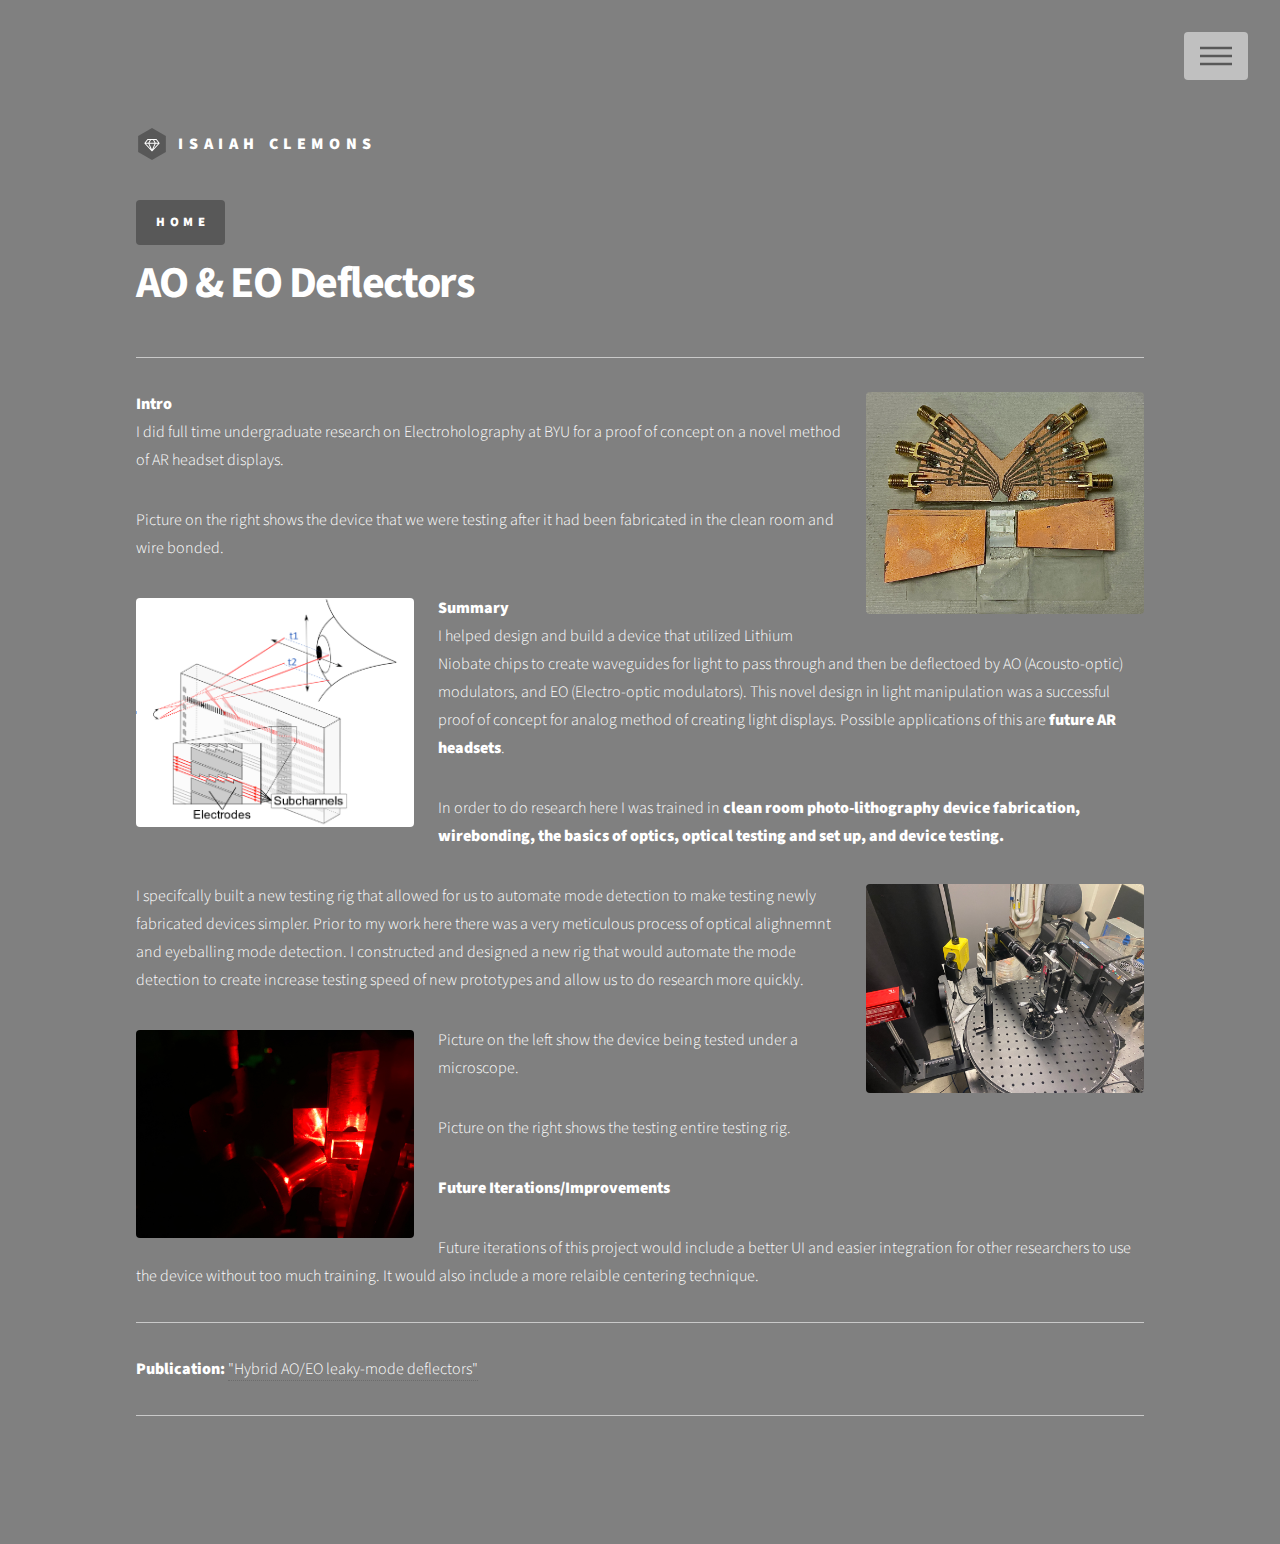
<file: AO&EO Waveguide Deflectors.html>
<!DOCTYPE HTML>

<html>
	<head>
		<title>Isaiah - AO & EO Waveguide Deflectors </title>
		<meta charset="utf-8" />
		<meta name="viewport" content="width=device-width, initial-scale=1, user-scalable=no" />
		<link rel="stylesheet" href="assets/css/main.css" />
		<noscript><link rel="stylesheet" href="assets/css/noscript.css" /></noscript>
	</head>
	<body class="is-preload">
		<!-- Wrapper -->
			<div id="wrapper">

				<!-- Header -->
					<header id="header">
						<div class="inner">

							<!-- Logo -->
								<a href="index.html" class="logo">
									<span class="symbol"><img src="images/logo.svg" alt="" /></span><span class="title">Isaiah Clemons</span>
								</a>
								<div>
									<a href="index.html" class="button primary">Home</a>
								</div>

							<!-- Nav -->
								<nav>
									<ul>
										<li><a href="#menu">Menu</a></li>
									</ul>
								</nav>

						</div>
					</header>

				<!-- Menu -->
					<nav id="menu">
						<h2>Menu</h2>
						<ul>
							<li><a href="index.html">Home</a></li>
							
						</ul>
					</nav>

				<!-- Main -->
					<div id="main">
						<div class="inner">
							<h1>AO & EO Deflectors</h1>
							<hr />
							<span class="image right"><img src="images/Deflector_Device.jpg" alt="" /></span>
							<B>Intro</B>
								
							<p>
							I did full time undergraduate research on Electroholography at BYU for a proof of concept on a novel method of AR headset displays.
							</p>

							<p>
								Picture on the right shows the device that we were testing after it had been fabricated in the clean room and wire bonded.
							</p>
							
							<span class="image left"><img src="images/AOEO_Diagram.png" alt="" /></span>
							<b>Summary</b>
							<p> 
								I helped design and build a device that utilized Lithium Niobate chips to create waveguides for light to pass through and then be deflectoed by AO (Acousto-optic) modulators, and EO (Electro-optic modulators).
								This novel design in light manipulation was a successful proof of concept for analog method of creating light displays. Possible applications of this are  <b>future AR headsets</b>.

								<p>
									In order to do research here I was trained in <b>clean room photo-lithography device fabrication, wirebonding, the basics of optics, optical testing and set up, and device testing. </b>
								</p>

								<span class="image right"><img src="images/Testing_Rig.JPG" alt="" /></span>
								<p>
									I specifcally built a new testing rig that allowed for us to automate mode detection to make testing newly fabricated devices simpler. Prior to my work here there was a very meticulous process of optical alighnemnt 
									and eyeballing mode detection. I constructed and designed a new rig  that would automate the mode detection to create increase testing speed of new prototypes and allow us to do research more quickly.
									
								</p>
							<span class="image left"><img src="images/testing_dark.JPG" alt="" /></span>
							<!-- <span class="image left"><img src="images/testing_light.JPG" alt="" /></span> -->
							Picture on the left show the device being tested under a microscope.
							
							<p> 

								<p>
									Picture on the right shows the testing entire testing rig.
								</p>

								<p>
									<b>Future Iterations/Improvements</b>
									
								</p>

								<p>
									Future iterations of this project would include a better UI and easier integration for other researchers to use the device without too much training. It would also include a more relaible centering technique.
									
								</p>
								<!-- <span class="image left"><img src="images/transducers.png" alt="" /></span> -->
								
								<hr />
								<p>
									<b>Publication: </b>
									<a href="https://opg.optica.org/search.cfm?q=Hybrid%20AO/EO%20leaky-mode%20deflectors&meta=1&cj=1&cc=1&cr=1">"Hybrid AO/EO leaky-mode deflectors"</a>

								</p>
							
 </p>
							</p>
							<hr />
						</div>
					</div>

				<!-- Footer -->
					
			</div>

		<!-- Scripts -->
			<script src="assets/js/jquery.min.js"></script>
			<script src="assets/js/browser.min.js"></script>
			<script src="assets/js/breakpoints.min.js"></script>
			<script src="assets/js/util.js"></script>
			<script src="assets/js/main.js"></script>

	</body>
</html>
</file>
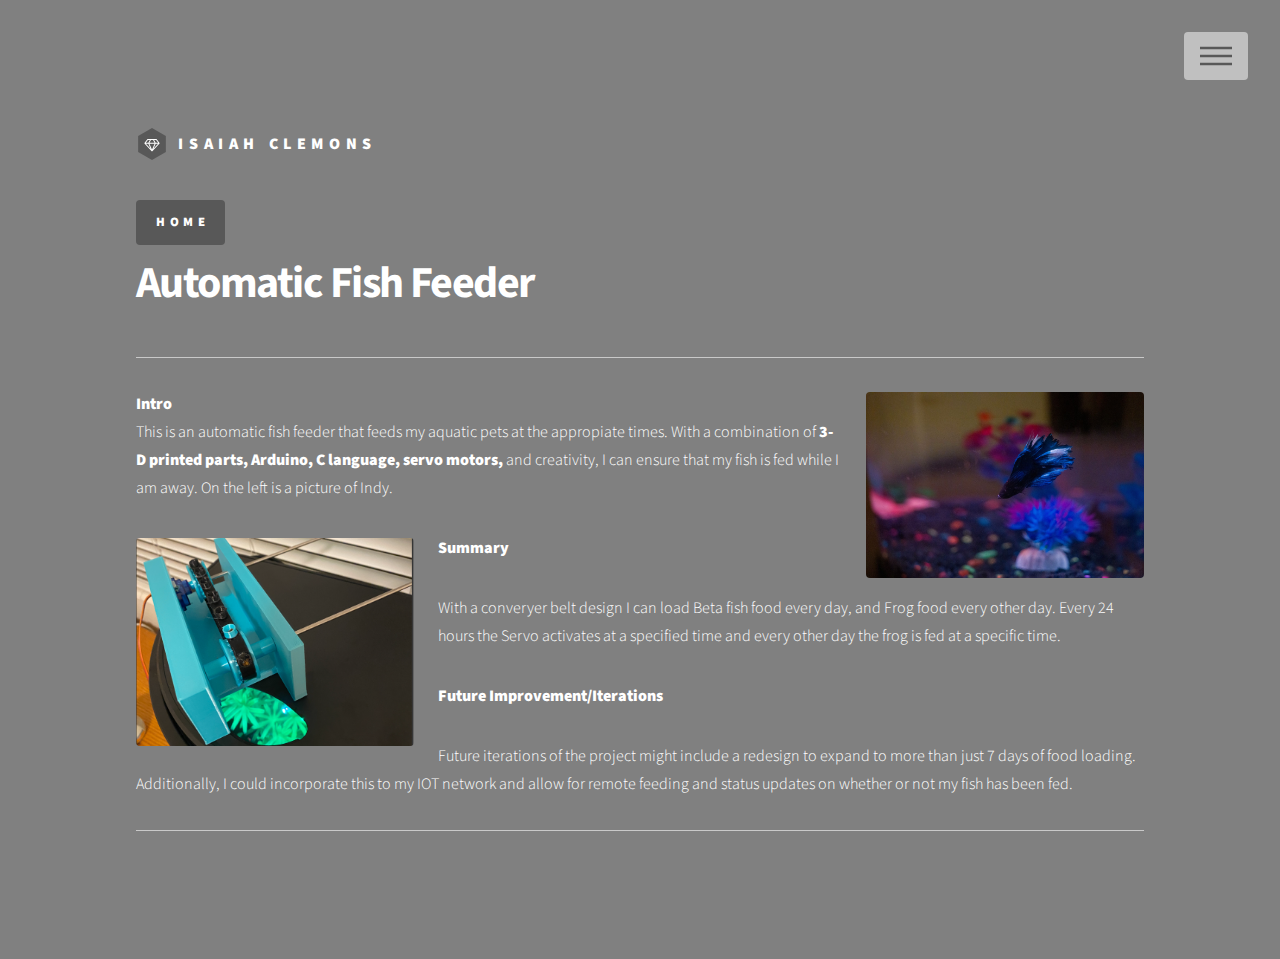
<file: Automatic Fish Feeder.html>
<!DOCTYPE HTML>

<html>
	<head>
		<title>Isaiah - Automatic Fish Feeder </title>
		<meta charset="utf-8" />
		<meta name="viewport" content="width=device-width, initial-scale=1, user-scalable=no" />
		<link rel="stylesheet" href="assets/css/main.css" />
		<noscript><link rel="stylesheet" href="assets/css/noscript.css" /></noscript>
	</head>
	<body class="is-preload">
		<!-- Wrapper -->
			<div id="wrapper">

				<!-- Header -->
					<header id="header">
						<div class="inner">

							<!-- Logo -->
								<a href="index.html" class="logo">
									<span class="symbol"><img src="images/logo.svg" alt="" /></span><span class="title">Isaiah Clemons</span>
								</a>
								<div>
									<a href="index.html" class="button primary">Home</a>
								</div>



							<!-- Nav -->
								<nav>
									<ul>
										<li><a href="#menu">Menu</a></li>
									</ul>
								</nav>

						</div>
					</header>

				<!-- Menu -->
					<nav id="menu">
						<h2>Menu</h2>
						<ul>
							<li><a href="index.html">Home</a></li>
							
						</ul>
					</nav>

				<!-- Main -->
					<div id="main">
						<div class="inner">
							<h1>Automatic Fish Feeder</h1>
							<hr />
							<span class="image right"><img src="images/indy.jpg" alt="" /></span>
							<B>Intro</B>
							<p>This is an automatic fish feeder that feeds my aquatic pets at the appropiate times. With a combination of <b>3-D printed parts, Arduino, C language, servo motors,</b> and creativity, I can ensure that my fish is fed while I am away.
								On the left is a picture of Indy.
							</p>

							<p> <b>Summary</b>
								
							<span class="image left"><img src="images/fish feeder.png" alt="" /></span>
							
							<p> With a converyer belt design I can load Beta fish food every day, and Frog food every other day. Every 24 hours the Servo activates at a specified time and every other day the frog is fed at a specific time. </p>
							</p>

							<p>
								<b>Future Improvement/Iterations</b>
							</p>
							<p>
								Future iterations of the project might include a redesign to expand to more than just 7 days of food loading. Additionally, I could incorporate this to my IOT network and allow for remote feeding and status updates on whether or not my fish has been fed.
							</p>

							<hr />
						</div>
					</div>

				<!-- Footer -->
					
			</div>

		<!-- Scripts -->
			<script src="assets/js/jquery.min.js"></script>
			<script src="assets/js/browser.min.js"></script>
			<script src="assets/js/breakpoints.min.js"></script>
			<script src="assets/js/util.js"></script>
			<script src="assets/js/main.js"></script>

	</body>
</html>
</file>
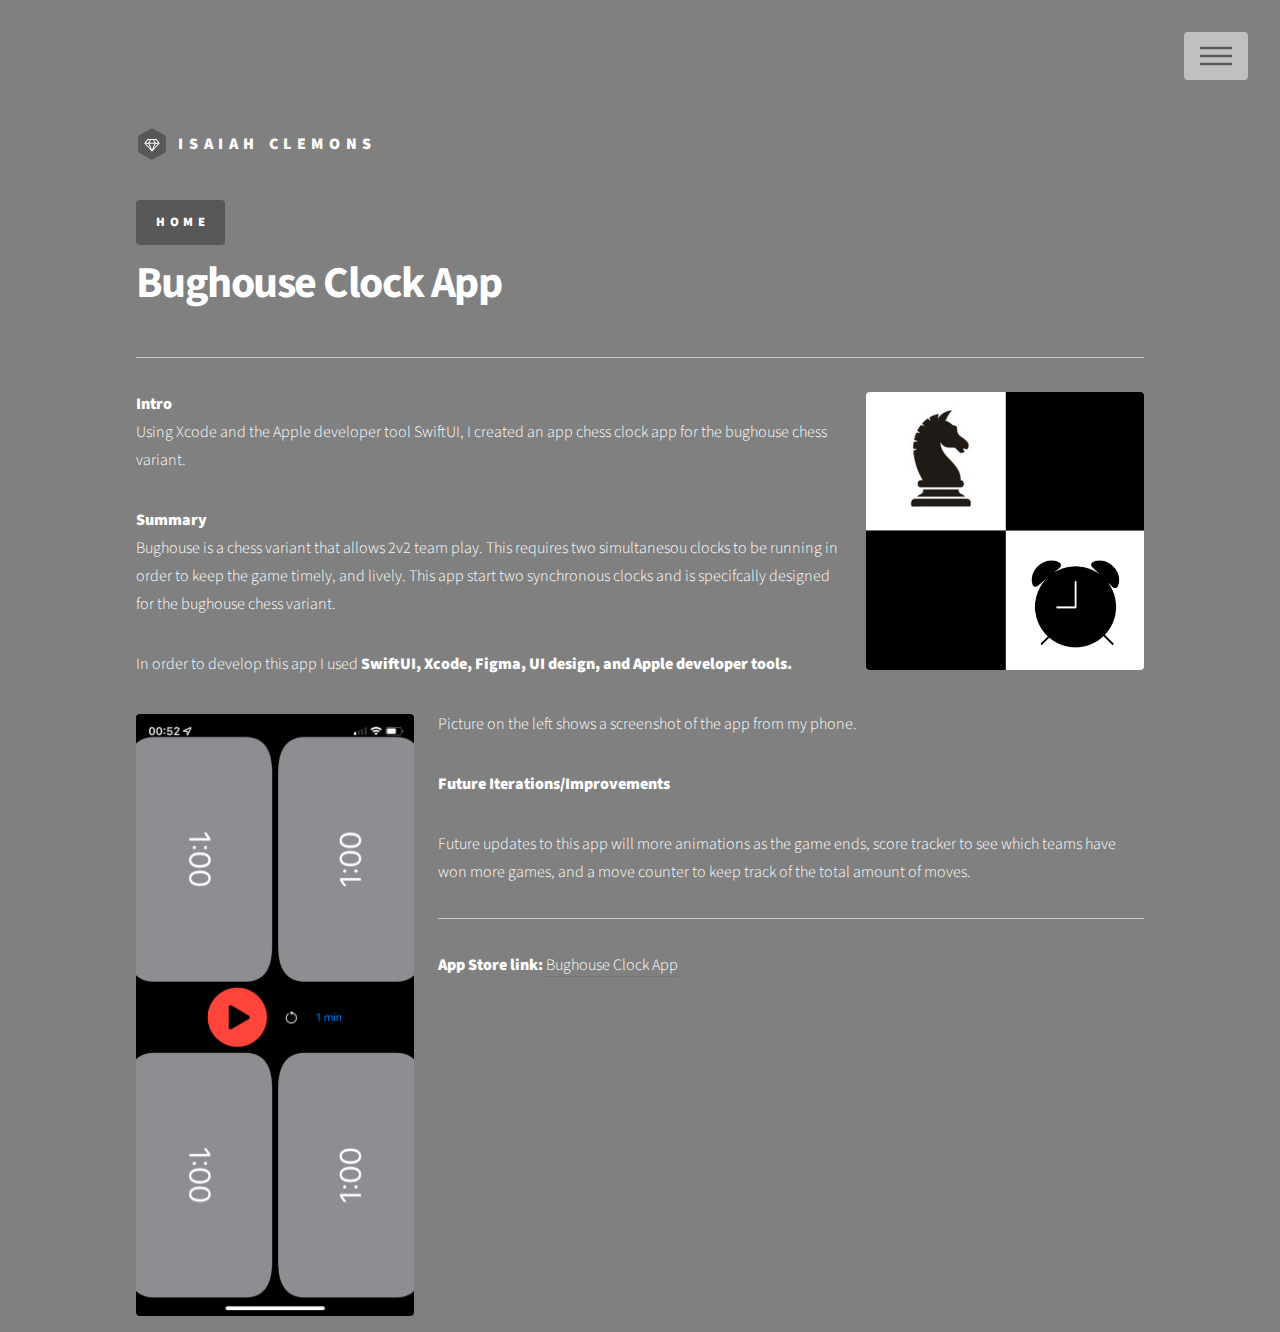
<file: Bughouse Clock App.html>
<!DOCTYPE HTML>

<html>
	<head>
		<title>Isaiah - Bughouse Clock App</title>
		<meta charset="utf-8" />
		<meta name="viewport" content="width=device-width, initial-scale=1, user-scalable=no" />
		<link rel="stylesheet" href="assets/css/main.css" />
		<noscript><link rel="stylesheet" href="assets/css/noscript.css" /></noscript>
	</head>
	<body class="is-preload">
		<!-- Wrapper -->
			<div id="wrapper">

				<!-- Header -->
					<header id="header">
						<div class="inner">

							<!-- Logo -->
								<a href="index.html" class="logo">
									<span class="symbol"><img src="images/logo.svg" alt="" /></span><span class="title">Isaiah Clemons</span>
								</a>
								<div>
									<a href="index.html" class="button primary">Home</a>
								</div>

							<!-- Nav -->
								<nav>
									<ul>
										<li><a href="#menu">Menu</a></li>
									</ul>
								</nav>

						</div>
					</header>

				<!-- Menu -->
					<nav id="menu">
						<h2>Menu</h2>
						<ul>
							<li><a href="index.html">Home</a></li>
							
						</ul>
					</nav>

				<!-- Main -->
					<div id="main">
						<div class="inner">
							<h1>Bughouse Clock App</h1>
							<hr />
							<span class="image right"><img src="images/App_icon.png" alt="" /></span>
							<B>Intro</B>
								
							<p>
							Using Xcode and the Apple developer tool SwiftUI, I created an app chess clock app for the bughouse chess variant.
							</p>
							
							<b>Summary</b>
							<p> 
								Bughouse is a chess variant that allows 2v2 team play. This requires two simultanesou clocks to be running in order to keep the game timely, and lively. This app start two synchronous clocks and is specifcally designed
								for the bughouse chess variant.

								<p>
									In order to develop this app I used <b>SwiftUI, Xcode, Figma, UI design, and Apple developer tools.</b>

								</p>
							<span class="image left"><img src="images/bughouse_app_screenshot.jpeg" alt="" /></span>
							Picture on the left shows a screenshot of the app from my phone.
							<p> 

								<p>
									<b>Future Iterations/Improvements</b>
									
								</p>

								<p>
									Future updates to this app will more animations as the game ends, score tracker to see which teams have won more games, and a move counter to keep track of the total amount of moves. 
								</p>
							
 </p>
							</p>
							<hr />
							<p>
								<b>
									App Store link: 
								</b>
								<a href="https://apps.apple.com/us/app/bughouse-clock/id1627143209">Bughouse Clock App</a>

							</p>
						</div>
					</div>

				<!-- Footer -->
					
			</div>

		<!-- Scripts -->
			<script src="assets/js/jquery.min.js"></script>
			<script src="assets/js/browser.min.js"></script>
			<script src="assets/js/breakpoints.min.js"></script>
			<script src="assets/js/util.js"></script>
			<script src="assets/js/main.js"></script>

	</body>
</html>
</file>
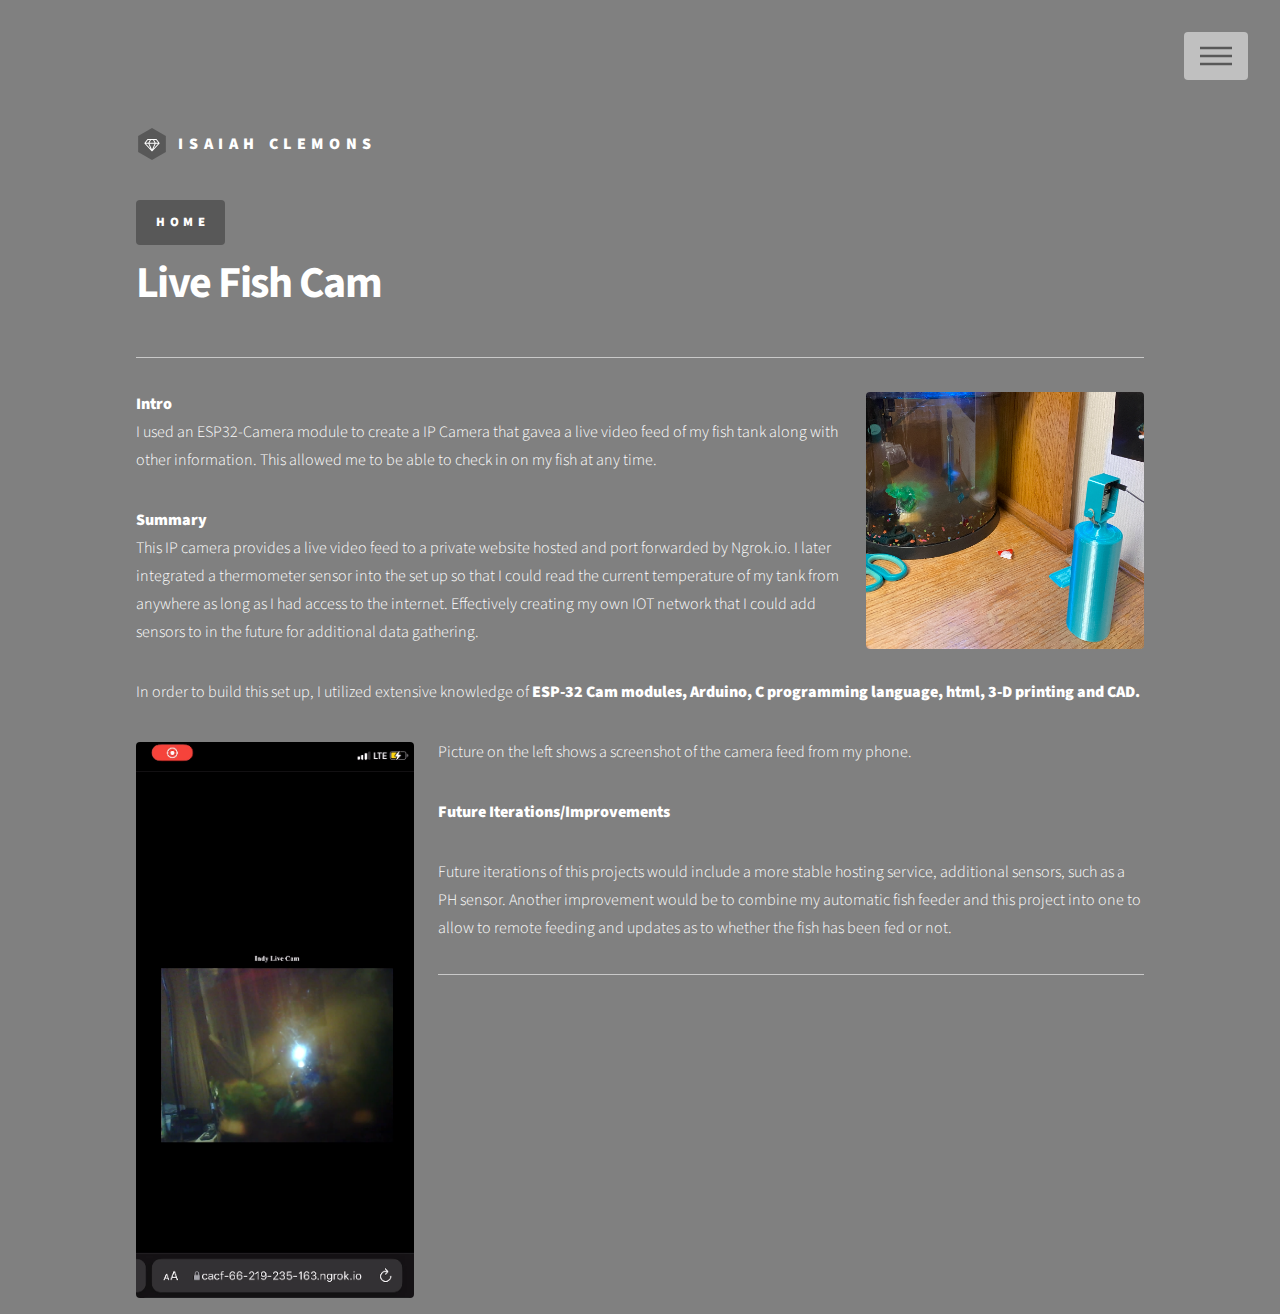
<file: Fish Live Cam.html>
<!DOCTYPE HTML>

<html>
	<head>
		<title>Isaiah - Live Fish Cam </title>
		<meta charset="utf-8" />
		<meta name="viewport" content="width=device-width, initial-scale=1, user-scalable=no" />
		<link rel="stylesheet" href="assets/css/main.css" />
		<noscript><link rel="stylesheet" href="assets/css/noscript.css" /></noscript>
	</head>
	<body class="is-preload">
		<!-- Wrapper -->
			<div id="wrapper">

				<!-- Header -->
					<header id="header">
						<div class="inner">

							<!-- Logo -->
								<a href="index.html" class="logo">
									<span class="symbol"><img src="images/logo.svg" alt="" /></span><span class="title">Isaiah Clemons</span>
								</a>
								<div>
									<a href="index.html" class="button primary">Home</a>
								</div>

							<!-- Nav -->
								<nav>
									<ul>
										<li><a href="#menu">Menu</a></li>
									</ul>
								</nav>

						</div>
					</header>

				<!-- Menu -->
					<nav id="menu">
						<h2>Menu</h2>
						<ul>
							<li><a href="index.html">Home</a></li>
							
						</ul>
					</nav>

				<!-- Main -->
					<div id="main">
						<div class="inner">
							<h1>Live Fish Cam</h1>
							<hr />
							<span class="image right"><img src="images/Fish_cam.png" alt="" /></span>
							<B>Intro</B>
								
							<p>
							I used an ESP32-Camera module to create a IP Camera that gavea a live video feed of my fish tank along with other information. This allowed me to be able to check in on my fish at any time.
							</p>
							
							<b>Summary</b>
							<p> 
								This IP camera provides a live video feed to a private website hosted and port forwarded by Ngrok.io. I later integrated a thermometer sensor into the set up so that I could read the current
								temperature of my tank from anywhere as long as I had access to the internet. Effectively creating my own IOT network that I could add sensors to in the future for additional data gathering.

								<p>
									In order to build this set up, I utilized extensive knowledge of <b>ESP-32 Cam modules, Arduino, C programming language, html, 3-D printing and CAD.</b>
								</p>
							<span class="image left"><img src="images/Live_cam_screenshot.png" alt="" /></span>
							Picture on the left shows a screenshot of the camera feed from my phone.
							<p> 

								<p>
									<b>Future Iterations/Improvements</b>
									
								</p>

								<p>
									Future iterations of this projects would include a more stable hosting service, additional sensors, such as a PH sensor. Another improvement would be to combine my automatic fish feeder and this project 
									into one to allow to remote feeding and updates as to whether the fish has been fed or not. 
								</p>
							
 </p>
							</p>
							<hr />
						</div>
					</div>

				<!-- Footer -->
					
			</div>

		<!-- Scripts -->
			<script src="assets/js/jquery.min.js"></script>
			<script src="assets/js/browser.min.js"></script>
			<script src="assets/js/breakpoints.min.js"></script>
			<script src="assets/js/util.js"></script>
			<script src="assets/js/main.js"></script>

	</body>
</html>
</file>
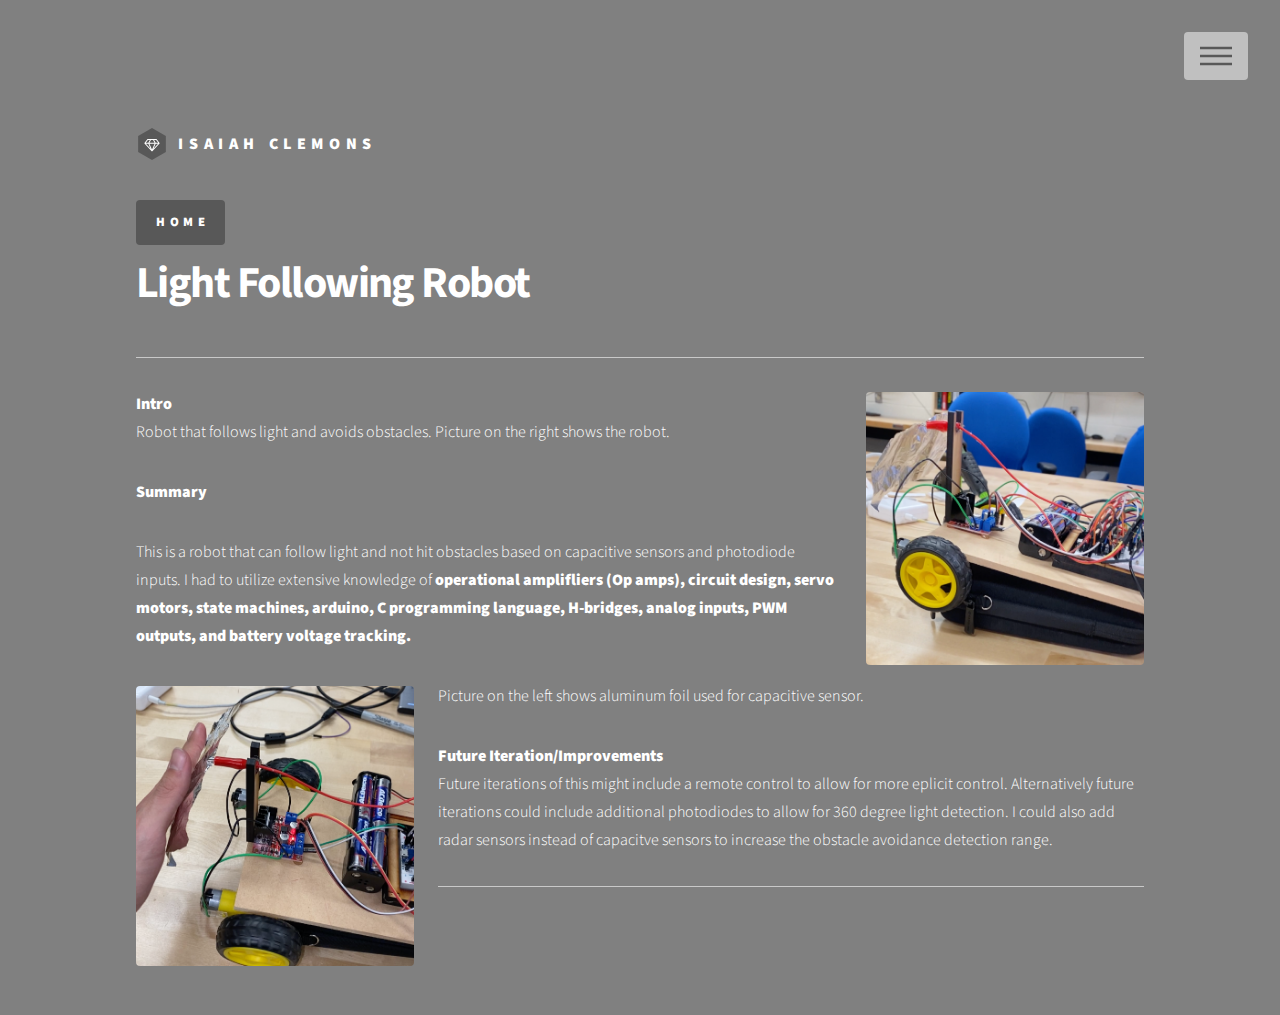
<file: Light Following Robot.html>
<!DOCTYPE HTML>

<html>
	<head>
		<title>Isaiah - Light Following Robot </title>
		<meta charset="utf-8" />
		<meta name="viewport" content="width=device-width, initial-scale=1, user-scalable=no" />
		<link rel="stylesheet" href="assets/css/main.css" />
		<noscript><link rel="stylesheet" href="assets/css/noscript.css" /></noscript>
	</head>
	<body class="is-preload">
		<!-- Wrapper -->
			<div id="wrapper">

				<!-- Header -->
					<header id="header">
						<div class="inner">

							<!-- Logo -->
								<a href="index.html" class="logo">
									<span class="symbol"><img src="images/logo.svg" alt="" /></span><span class="title">Isaiah Clemons</span>
								</a>
								<div>
									<a href="index.html" class="button primary">Home</a>
								</div>

							<!-- Nav -->
								<nav>
									<ul>
										<li><a href="#menu">Menu</a></li>
									</ul>
								</nav>

						</div>
					</header>

				<!-- Menu -->
					<nav id="menu">
						<h2>Menu</h2>
						<ul>
							<li><a href="index.html">Home</a></li>
							
						</ul>
					</nav>

				<!-- Main -->
					<div id="main">
						<div class="inner">
							<h1>Light Following Robot</h1>
							<hr />
							<span class="image right"><img src="images/robot_pic.png" alt="" /></span>
							<B>Intro</B>
								
							<p>
								Robot that follows light and avoids obstacles. Picture on the right shows the robot.
								
							</p>

							<p> 
								<b>Summary</b>
								<p>
									This is a robot that can follow light and not hit obstacles based on capacitive sensors and photodiode inputs. 
								I had to utilize extensive knowledge of <b>operational amplifliers (Op amps), circuit design, servo motors, state machines, 
									arduino, C programming language, H-bridges, analog inputs, PWM outputs, and battery voltage tracking.</b>

								</p>
							<span class="image left"><img src="images/capacitive_sensor.png" alt="" /></span>
							Picture on the left shows aluminum foil used for capacitive sensor.
							<p> 


 							</p>
							 <b>Future Iteration/Improvements</b>
							 <p>
								Future iterations of this might include a remote control to allow for more eplicit control. Alternatively future iterations 
								could include additional photodiodes to allow for 360 degree light detection. I could also add radar sensors instead of capacitve sensors to increase the obstacle 
								avoidance detection range.
							</p>
							</p>

					
							<hr />
						</div>
					</div>

				<!-- Footer -->
					
			</div>

		<!-- Scripts -->
			<script src="assets/js/jquery.min.js"></script>
			<script src="assets/js/browser.min.js"></script>
			<script src="assets/js/breakpoints.min.js"></script>
			<script src="assets/js/util.js"></script>
			<script src="assets/js/main.js"></script>

	</body>
</html>
</file>
<file: assets/css/noscript.css>
/*
	Phantom by HTML5 UP
	html5up.net | @ajlkn
	Free for personal and commercial use under the CCA 3.0 license (html5up.net/license)
*/

/* Tiles */

	body.is-preload .tiles article {
		-moz-transform: none;
		-webkit-transform: none;
		-ms-transform: none;
		transform: none;
		opacity: 1;
	}
</file>
<file: assets/css/main.css>
@import url(fontawesome-all.min.css);
@import url("https://fonts.googleapis.com/css?family=Source+Sans+Pro:300,700,900");

/*
	Phantom by HTML5 UP
	
	
*/

html,
body,
div,
span,
applet,
object,
iframe,
h1,
h2,
h3,
h4,
h5,
h6,
p,
blockquote,
pre,
a,
abbr,
acronym,
address,
big,
cite,
code,
del,
dfn,
em,
img,
ins,
kbd,
q,
s,
samp,
small,
strike,
strong,
sub,
sup,
tt,
var,
b,
u,
i,
center,
dl,
dt,
dd,
ol,
ul,
li,
fieldset,
form,
label,
legend,
table,
caption,
tbody,
tfoot,
thead,
tr,
th,
td,
article,
aside,
canvas,
details,
embed,
figure,
figcaption,
footer,
header,
hgroup,
menu,
nav,
output,
ruby,
section,
summary,
time,
mark,
audio,
video {
  margin: 0;
  padding: 0;
  border: 0;
  font-size: 100%;
  font: inherit;
  vertical-align: baseline;
}

article,
aside,
details,
figcaption,
figure,
footer,
header,
hgroup,
menu,
nav,
section {
  display: block;
}

body {
  line-height: 1;
}

ol,
ul {
  list-style: none;
}

blockquote,
q {
  quotes: none;
}

blockquote:before,
blockquote:after,
q:before,
q:after {
  content: "";
  content: none;
}

table {
  border-collapse: collapse;
  border-spacing: 0;
}

body {
  -webkit-text-size-adjust: none;
}

mark {
  background-color: transparent;
  color: inherit;
}

input::-moz-focus-inner {
  border: 0;
  padding: 0;
}

input,
select,
textarea {
  -moz-appearance: none;
  -webkit-appearance: none;
  -ms-appearance: none;
  appearance: none;
}

/* Basic */

@-ms-viewport {
  width: device-width;
}

body {
  -ms-overflow-style: scrollbar;
}

@media screen and (max-width: 480px) {
  html,
  body {
    min-width: 320px;
  }
}

html {
  box-sizing: border-box;
}

*,
*:before,
*:after {
  box-sizing: inherit;
}

body {
  background: grey;
}

body.is-preload *,
body.is-preload *:before,
body.is-preload *:after {
  -moz-animation: none !important;
  -webkit-animation: none !important;
  -ms-animation: none !important;
  animation: none !important;
  -moz-transition: none !important;
  -webkit-transition: none !important;
  -ms-transition: none !important;
  transition: none !important;
}

/* Type */

body,
input,
select,
textarea {
  color: #ffffff;
  font-family: "Source Sans Pro", Helvetica, sans-serif;
  font-size: 16pt;
  font-weight: 300;
  line-height: 1.75;
}

@media screen and (max-width: 1680px) {
  body,
  input,
  select,
  textarea {
    font-size: 14pt;
  }
}

@media screen and (max-width: 1280px) {
  body,
  input,
  select,
  textarea {
    font-size: 12pt;
  }
}

a {
  -moz-transition: border-bottom-color 0.2s ease, color 0.2s ease;
  -webkit-transition: border-bottom-color 0.2s ease, color 0.2s ease;
  -ms-transition: border-bottom-color 0.2s ease, color 0.2s ease;
  transition: border-bottom-color 0.2s ease, color 0.2s ease;
  text-decoration: none;
  color: #ffffff;
  border-bottom: dotted 1px rgba(88, 88, 88, 0.5);
}

a:hover {
  border-bottom-color: transparent;
  color: #f2849e !important;
}

strong,
b {
  font-weight: 900;
}

em,
i {
  font-style: italic;
}

p {
  margin: 0 0 2em 0;
}

h1 {
  font-size: 2.75em;
  font-weight: 700;
  line-height: 1.3;
  margin: 0 0 1em 0;
  letter-spacing: -0.035em;
}

h1 a {
  color: inherit;
}

@media screen and (max-width: 736px) {
  h1 {
    font-size: 2em;
    margin: 0 0 1em 0;
  }
}

@media screen and (max-width: 360px) {
  h1 {
    font-size: 1.75em;
  }
}

h2,
h3,
h4,
h5,
h6 {
  font-weight: 900;
  line-height: 1.5;
  margin: 0 0 2em 0;
  text-transform: uppercase;
  letter-spacing: 0.35em;
}

h2 a,
h3 a,
h4 a,
h5 a,
h6 a {
  color: inherit;
}

h2 {
  font-size: 1.1em;
}

h3 {
  font-size: 1em;
}

h4 {
  font-size: 0.8em;
}

h5 {
  font-size: 0.8em;
}

h6 {
  font-size: 0.8em;
}

@media screen and (max-width: 980px) {
  h1 br,
  h2 br,
  h3 br,
  h4 br,
  h5 br,
  h6 br {
    display: none;
  }
}

@media screen and (max-width: 736px) {
  h2 {
    font-size: 1em;
  }

  h3 {
    font-size: 0.8em;
  }
}

sub {
  font-size: 0.8em;
  position: relative;
  top: 0.5em;
}

sup {
  font-size: 0.8em;
  position: relative;
  top: -0.5em;
}

blockquote {
  border-left: solid 4px #c9c9c9;
  font-style: italic;
  margin: 0 0 2em 0;
  padding: 0.5em 0 0.5em 2em;
}

code {
  background: rgba(144, 144, 144, 0.075);
  border-radius: 4px;
  border: solid 1px #c9c9c9;
  font-family: "Courier New", monospace;
  font-size: 0.9em;
  margin: 0 0.25em;
  padding: 0.25em 0.65em;
}

pre {
  -webkit-overflow-scrolling: touch;
  font-family: "Courier New", monospace;
  font-size: 0.9em;
  margin: 0 0 2em 0;
}

pre code {
  display: block;
  line-height: 1.75;
  padding: 1em 1.5em;
  overflow-x: auto;
}

hr {
  border: 0;
  border-bottom: solid 1px #c9c9c9;
  margin: 2em 0;
}

hr.major {
  margin: 3em 0;
}

.align-left {
  text-align: left;
}

.align-center {
  text-align: center;
}

.align-right {
  text-align: right;
}

/* Row */

.row {
  display: flex;
  flex-wrap: wrap;
  box-sizing: border-box;
  align-items: stretch;
}

.row > * {
  box-sizing: border-box;
}

.row.gtr-uniform > * > :last-child {
  margin-bottom: 0;
}

.row.aln-left {
  justify-content: flex-start;
}

.row.aln-center {
  justify-content: center;
}

.row.aln-right {
  justify-content: flex-end;
}

.row.aln-top {
  align-items: flex-start;
}

.row.aln-middle {
  align-items: center;
}

.row.aln-bottom {
  align-items: flex-end;
}

.row > .imp {
  order: -1;
}

.row > .col-1 {
  width: 8.33333%;
}

.row > .off-1 {
  margin-left: 8.33333%;
}

.row > .col-2 {
  width: 16.66667%;
}

.row > .off-2 {
  margin-left: 16.66667%;
}

.row > .col-3 {
  width: 25%;
}

.row > .off-3 {
  margin-left: 25%;
}

.row > .col-4 {
  width: 33.33333%;
}

.row > .off-4 {
  margin-left: 33.33333%;
}

.row > .col-5 {
  width: 41.66667%;
}

.row > .off-5 {
  margin-left: 41.66667%;
}

.row > .col-6 {
  width: 50%;
}

.row > .off-6 {
  margin-left: 50%;
}

.row > .col-7 {
  width: 58.33333%;
}

.row > .off-7 {
  margin-left: 58.33333%;
}

.row > .col-8 {
  width: 66.66667%;
}

.row > .off-8 {
  margin-left: 66.66667%;
}

.row > .col-9 {
  width: 75%;
}

.row > .off-9 {
  margin-left: 75%;
}

.row > .col-10 {
  width: 83.33333%;
}

.row > .off-10 {
  margin-left: 83.33333%;
}

.row > .col-11 {
  width: 91.66667%;
}

.row > .off-11 {
  margin-left: 91.66667%;
}

.row > .col-12 {
  width: 100%;
}

.row > .off-12 {
  margin-left: 100%;
}

.row.gtr-0 {
  margin-top: 0;
  margin-left: 0em;
}

.row.gtr-0 > * {
  padding: 0 0 0 0em;
}

.row.gtr-0.gtr-uniform {
  margin-top: 0em;
}

.row.gtr-0.gtr-uniform > * {
  padding-top: 0em;
}

.row.gtr-25 {
  margin-top: 0;
  margin-left: -0.5em;
}

.row.gtr-25 > * {
  padding: 0 0 0 0.5em;
}

.row.gtr-25.gtr-uniform {
  margin-top: -0.5em;
}

.row.gtr-25.gtr-uniform > * {
  padding-top: 0.5em;
}

.row.gtr-50 {
  margin-top: 0;
  margin-left: -1em;
}

.row.gtr-50 > * {
  padding: 0 0 0 1em;
}

.row.gtr-50.gtr-uniform {
  margin-top: -1em;
}

.row.gtr-50.gtr-uniform > * {
  padding-top: 1em;
}

.row {
  margin-top: 0;
  margin-left: -2em;
}

.row > * {
  padding: 0 0 0 2em;
}

.row.gtr-uniform {
  margin-top: -2em;
}

.row.gtr-uniform > * {
  padding-top: 2em;
}

.row.gtr-150 {
  margin-top: 0;
  margin-left: -3em;
}

.row.gtr-150 > * {
  padding: 0 0 0 3em;
}

.row.gtr-150.gtr-uniform {
  margin-top: -3em;
}

.row.gtr-150.gtr-uniform > * {
  padding-top: 3em;
}

.row.gtr-200 {
  margin-top: 0;
  margin-left: -4em;
}

.row.gtr-200 > * {
  padding: 0 0 0 4em;
}

.row.gtr-200.gtr-uniform {
  margin-top: -4em;
}

.row.gtr-200.gtr-uniform > * {
  padding-top: 4em;
}

@media screen and (max-width: 1680px) {
  .row {
    display: flex;
    flex-wrap: wrap;
    box-sizing: border-box;
    align-items: stretch;
  }

  .row > * {
    box-sizing: border-box;
  }

  .row.gtr-uniform > * > :last-child {
    margin-bottom: 0;
  }

  .row.aln-left {
    justify-content: flex-start;
  }

  .row.aln-center {
    justify-content: center;
  }

  .row.aln-right {
    justify-content: flex-end;
  }

  .row.aln-top {
    align-items: flex-start;
  }

  .row.aln-middle {
    align-items: center;
  }

  .row.aln-bottom {
    align-items: flex-end;
  }

  .row > .imp-xlarge {
    order: -1;
  }

  .row > .col-1-xlarge {
    width: 8.33333%;
  }

  .row > .off-1-xlarge {
    margin-left: 8.33333%;
  }

  .row > .col-2-xlarge {
    width: 16.66667%;
  }

  .row > .off-2-xlarge {
    margin-left: 16.66667%;
  }

  .row > .col-3-xlarge {
    width: 25%;
  }

  .row > .off-3-xlarge {
    margin-left: 25%;
  }

  .row > .col-4-xlarge {
    width: 33.33333%;
  }

  .row > .off-4-xlarge {
    margin-left: 33.33333%;
  }

  .row > .col-5-xlarge {
    width: 41.66667%;
  }

  .row > .off-5-xlarge {
    margin-left: 41.66667%;
  }

  .row > .col-6-xlarge {
    width: 50%;
  }

  .row > .off-6-xlarge {
    margin-left: 50%;
  }

  .row > .col-7-xlarge {
    width: 58.33333%;
  }

  .row > .off-7-xlarge {
    margin-left: 58.33333%;
  }

  .row > .col-8-xlarge {
    width: 66.66667%;
  }

  .row > .off-8-xlarge {
    margin-left: 66.66667%;
  }

  .row > .col-9-xlarge {
    width: 75%;
  }

  .row > .off-9-xlarge {
    margin-left: 75%;
  }

  .row > .col-10-xlarge {
    width: 83.33333%;
  }

  .row > .off-10-xlarge {
    margin-left: 83.33333%;
  }

  .row > .col-11-xlarge {
    width: 91.66667%;
  }

  .row > .off-11-xlarge {
    margin-left: 91.66667%;
  }

  .row > .col-12-xlarge {
    width: 100%;
  }

  .row > .off-12-xlarge {
    margin-left: 100%;
  }

  .row.gtr-0 {
    margin-top: 0;
    margin-left: 0em;
  }

  .row.gtr-0 > * {
    padding: 0 0 0 0em;
  }

  .row.gtr-0.gtr-uniform {
    margin-top: 0em;
  }

  .row.gtr-0.gtr-uniform > * {
    padding-top: 0em;
  }

  .row.gtr-25 {
    margin-top: 0;
    margin-left: -0.5em;
  }

  .row.gtr-25 > * {
    padding: 0 0 0 0.5em;
  }

  .row.gtr-25.gtr-uniform {
    margin-top: -0.5em;
  }

  .row.gtr-25.gtr-uniform > * {
    padding-top: 0.5em;
  }

  .row.gtr-50 {
    margin-top: 0;
    margin-left: -1em;
  }

  .row.gtr-50 > * {
    padding: 0 0 0 1em;
  }

  .row.gtr-50.gtr-uniform {
    margin-top: -1em;
  }

  .row.gtr-50.gtr-uniform > * {
    padding-top: 1em;
  }

  .row {
    margin-top: 0;
    margin-left: -2em;
  }

  .row > * {
    padding: 0 0 0 2em;
  }

  .row.gtr-uniform {
    margin-top: -2em;
  }

  .row.gtr-uniform > * {
    padding-top: 2em;
  }

  .row.gtr-150 {
    margin-top: 0;
    margin-left: -3em;
  }

  .row.gtr-150 > * {
    padding: 0 0 0 3em;
  }

  .row.gtr-150.gtr-uniform {
    margin-top: -3em;
  }

  .row.gtr-150.gtr-uniform > * {
    padding-top: 3em;
  }

  .row.gtr-200 {
    margin-top: 0;
    margin-left: -4em;
  }

  .row.gtr-200 > * {
    padding: 0 0 0 4em;
  }

  .row.gtr-200.gtr-uniform {
    margin-top: -4em;
  }

  .row.gtr-200.gtr-uniform > * {
    padding-top: 4em;
  }
}

@media screen and (max-width: 1280px) {
  .row {
    display: flex;
    flex-wrap: wrap;
    box-sizing: border-box;
    align-items: stretch;
  }

  .row > * {
    box-sizing: border-box;
  }

  .row.gtr-uniform > * > :last-child {
    margin-bottom: 0;
  }

  .row.aln-left {
    justify-content: flex-start;
  }

  .row.aln-center {
    justify-content: center;
  }

  .row.aln-right {
    justify-content: flex-end;
  }

  .row.aln-top {
    align-items: flex-start;
  }

  .row.aln-middle {
    align-items: center;
  }

  .row.aln-bottom {
    align-items: flex-end;
  }

  .row > .imp-large {
    order: -1;
  }

  .row > .col-1-large {
    width: 8.33333%;
  }

  .row > .off-1-large {
    margin-left: 8.33333%;
  }

  .row > .col-2-large {
    width: 16.66667%;
  }

  .row > .off-2-large {
    margin-left: 16.66667%;
  }

  .row > .col-3-large {
    width: 25%;
  }

  .row > .off-3-large {
    margin-left: 25%;
  }

  .row > .col-4-large {
    width: 33.33333%;
  }

  .row > .off-4-large {
    margin-left: 33.33333%;
  }

  .row > .col-5-large {
    width: 41.66667%;
  }

  .row > .off-5-large {
    margin-left: 41.66667%;
  }

  .row > .col-6-large {
    width: 50%;
  }

  .row > .off-6-large {
    margin-left: 50%;
  }

  .row > .col-7-large {
    width: 58.33333%;
  }

  .row > .off-7-large {
    margin-left: 58.33333%;
  }

  .row > .col-8-large {
    width: 66.66667%;
  }

  .row > .off-8-large {
    margin-left: 66.66667%;
  }

  .row > .col-9-large {
    width: 75%;
  }

  .row > .off-9-large {
    margin-left: 75%;
  }

  .row > .col-10-large {
    width: 83.33333%;
  }

  .row > .off-10-large {
    margin-left: 83.33333%;
  }

  .row > .col-11-large {
    width: 91.66667%;
  }

  .row > .off-11-large {
    margin-left: 91.66667%;
  }

  .row > .col-12-large {
    width: 100%;
  }

  .row > .off-12-large {
    margin-left: 100%;
  }

  .row.gtr-0 {
    margin-top: 0;
    margin-left: 0em;
  }

  .row.gtr-0 > * {
    padding: 0 0 0 0em;
  }

  .row.gtr-0.gtr-uniform {
    margin-top: 0em;
  }

  .row.gtr-0.gtr-uniform > * {
    padding-top: 0em;
  }

  .row.gtr-25 {
    margin-top: 0;
    margin-left: -0.5em;
  }

  .row.gtr-25 > * {
    padding: 0 0 0 0.5em;
  }

  .row.gtr-25.gtr-uniform {
    margin-top: -0.5em;
  }

  .row.gtr-25.gtr-uniform > * {
    padding-top: 0.5em;
  }

  .row.gtr-50 {
    margin-top: 0;
    margin-left: -1em;
  }

  .row.gtr-50 > * {
    padding: 0 0 0 1em;
  }

  .row.gtr-50.gtr-uniform {
    margin-top: -1em;
  }

  .row.gtr-50.gtr-uniform > * {
    padding-top: 1em;
  }

  .row {
    margin-top: 0;
    margin-left: -2em;
  }

  .row > * {
    padding: 0 0 0 2em;
  }

  .row.gtr-uniform {
    margin-top: -2em;
  }

  .row.gtr-uniform > * {
    padding-top: 2em;
  }

  .row.gtr-150 {
    margin-top: 0;
    margin-left: -3em;
  }

  .row.gtr-150 > * {
    padding: 0 0 0 3em;
  }

  .row.gtr-150.gtr-uniform {
    margin-top: -3em;
  }

  .row.gtr-150.gtr-uniform > * {
    padding-top: 3em;
  }

  .row.gtr-200 {
    margin-top: 0;
    margin-left: -4em;
  }

  .row.gtr-200 > * {
    padding: 0 0 0 4em;
  }

  .row.gtr-200.gtr-uniform {
    margin-top: -4em;
  }

  .row.gtr-200.gtr-uniform > * {
    padding-top: 4em;
  }
}

@media screen and (max-width: 980px) {
  .row {
    display: flex;
    flex-wrap: wrap;
    box-sizing: border-box;
    align-items: stretch;
  }

  .row > * {
    box-sizing: border-box;
  }

  .row.gtr-uniform > * > :last-child {
    margin-bottom: 0;
  }

  .row.aln-left {
    justify-content: flex-start;
  }

  .row.aln-center {
    justify-content: center;
  }

  .row.aln-right {
    justify-content: flex-end;
  }

  .row.aln-top {
    align-items: flex-start;
  }

  .row.aln-middle {
    align-items: center;
  }

  .row.aln-bottom {
    align-items: flex-end;
  }

  .row > .imp-medium {
    order: -1;
  }

  .row > .col-1-medium {
    width: 8.33333%;
  }

  .row > .off-1-medium {
    margin-left: 8.33333%;
  }

  .row > .col-2-medium {
    width: 16.66667%;
  }

  .row > .off-2-medium {
    margin-left: 16.66667%;
  }

  .row > .col-3-medium {
    width: 25%;
  }

  .row > .off-3-medium {
    margin-left: 25%;
  }

  .row > .col-4-medium {
    width: 33.33333%;
  }

  .row > .off-4-medium {
    margin-left: 33.33333%;
  }

  .row > .col-5-medium {
    width: 41.66667%;
  }

  .row > .off-5-medium {
    margin-left: 41.66667%;
  }

  .row > .col-6-medium {
    width: 50%;
  }

  .row > .off-6-medium {
    margin-left: 50%;
  }

  .row > .col-7-medium {
    width: 58.33333%;
  }

  .row > .off-7-medium {
    margin-left: 58.33333%;
  }

  .row > .col-8-medium {
    width: 66.66667%;
  }

  .row > .off-8-medium {
    margin-left: 66.66667%;
  }

  .row > .col-9-medium {
    width: 75%;
  }

  .row > .off-9-medium {
    margin-left: 75%;
  }

  .row > .col-10-medium {
    width: 83.33333%;
  }

  .row > .off-10-medium {
    margin-left: 83.33333%;
  }

  .row > .col-11-medium {
    width: 91.66667%;
  }

  .row > .off-11-medium {
    margin-left: 91.66667%;
  }

  .row > .col-12-medium {
    width: 100%;
  }

  .row > .off-12-medium {
    margin-left: 100%;
  }

  .row.gtr-0 {
    margin-top: 0;
    margin-left: 0em;
  }

  .row.gtr-0 > * {
    padding: 0 0 0 0em;
  }

  .row.gtr-0.gtr-uniform {
    margin-top: 0em;
  }

  .row.gtr-0.gtr-uniform > * {
    padding-top: 0em;
  }

  .row.gtr-25 {
    margin-top: 0;
    margin-left: -0.375em;
  }

  .row.gtr-25 > * {
    padding: 0 0 0 0.375em;
  }

  .row.gtr-25.gtr-uniform {
    margin-top: -0.375em;
  }

  .row.gtr-25.gtr-uniform > * {
    padding-top: 0.375em;
  }

  .row.gtr-50 {
    margin-top: 0;
    margin-left: -0.75em;
  }

  .row.gtr-50 > * {
    padding: 0 0 0 0.75em;
  }

  .row.gtr-50.gtr-uniform {
    margin-top: -0.75em;
  }

  .row.gtr-50.gtr-uniform > * {
    padding-top: 0.75em;
  }

  .row {
    margin-top: 0;
    margin-left: -1.5em;
  }

  .row > * {
    padding: 0 0 0 1.5em;
  }

  .row.gtr-uniform {
    margin-top: -1.5em;
  }

  .row.gtr-uniform > * {
    padding-top: 1.5em;
  }

  .row.gtr-150 {
    margin-top: 0;
    margin-left: -2.25em;
  }

  .row.gtr-150 > * {
    padding: 0 0 0 2.25em;
  }

  .row.gtr-150.gtr-uniform {
    margin-top: -2.25em;
  }

  .row.gtr-150.gtr-uniform > * {
    padding-top: 2.25em;
  }

  .row.gtr-200 {
    margin-top: 0;
    margin-left: -3em;
  }

  .row.gtr-200 > * {
    padding: 0 0 0 3em;
  }

  .row.gtr-200.gtr-uniform {
    margin-top: -3em;
  }

  .row.gtr-200.gtr-uniform > * {
    padding-top: 3em;
  }
}

@media screen and (max-width: 736px) {
  .row {
    display: flex;
    flex-wrap: wrap;
    box-sizing: border-box;
    align-items: stretch;
  }

  .row > * {
    box-sizing: border-box;
  }

  .row.gtr-uniform > * > :last-child {
    margin-bottom: 0;
  }

  .row.aln-left {
    justify-content: flex-start;
  }

  .row.aln-center {
    justify-content: center;
  }

  .row.aln-right {
    justify-content: flex-end;
  }

  .row.aln-top {
    align-items: flex-start;
  }

  .row.aln-middle {
    align-items: center;
  }

  .row.aln-bottom {
    align-items: flex-end;
  }

  .row > .imp-small {
    order: -1;
  }

  .row > .col-1-small {
    width: 8.33333%;
  }

  .row > .off-1-small {
    margin-left: 8.33333%;
  }

  .row > .col-2-small {
    width: 16.66667%;
  }

  .row > .off-2-small {
    margin-left: 16.66667%;
  }

  .row > .col-3-small {
    width: 25%;
  }

  .row > .off-3-small {
    margin-left: 25%;
  }

  .row > .col-4-small {
    width: 33.33333%;
  }

  .row > .off-4-small {
    margin-left: 33.33333%;
  }

  .row > .col-5-small {
    width: 41.66667%;
  }

  .row > .off-5-small {
    margin-left: 41.66667%;
  }

  .row > .col-6-small {
    width: 50%;
  }

  .row > .off-6-small {
    margin-left: 50%;
  }

  .row > .col-7-small {
    width: 58.33333%;
  }

  .row > .off-7-small {
    margin-left: 58.33333%;
  }

  .row > .col-8-small {
    width: 66.66667%;
  }

  .row > .off-8-small {
    margin-left: 66.66667%;
  }

  .row > .col-9-small {
    width: 75%;
  }

  .row > .off-9-small {
    margin-left: 75%;
  }

  .row > .col-10-small {
    width: 83.33333%;
  }

  .row > .off-10-small {
    margin-left: 83.33333%;
  }

  .row > .col-11-small {
    width: 91.66667%;
  }

  .row > .off-11-small {
    margin-left: 91.66667%;
  }

  .row > .col-12-small {
    width: 100%;
  }

  .row > .off-12-small {
    margin-left: 100%;
  }

  .row.gtr-0 {
    margin-top: 0;
    margin-left: 0em;
  }

  .row.gtr-0 > * {
    padding: 0 0 0 0em;
  }

  .row.gtr-0.gtr-uniform {
    margin-top: 0em;
  }

  .row.gtr-0.gtr-uniform > * {
    padding-top: 0em;
  }

  .row.gtr-25 {
    margin-top: 0;
    margin-left: -0.25em;
  }

  .row.gtr-25 > * {
    padding: 0 0 0 0.25em;
  }

  .row.gtr-25.gtr-uniform {
    margin-top: -0.25em;
  }

  .row.gtr-25.gtr-uniform > * {
    padding-top: 0.25em;
  }

  .row.gtr-50 {
    margin-top: 0;
    margin-left: -0.5em;
  }

  .row.gtr-50 > * {
    padding: 0 0 0 0.5em;
  }

  .row.gtr-50.gtr-uniform {
    margin-top: -0.5em;
  }

  .row.gtr-50.gtr-uniform > * {
    padding-top: 0.5em;
  }

  .row {
    margin-top: 0;
    margin-left: -1em;
  }

  .row > * {
    padding: 0 0 0 1em;
  }

  .row.gtr-uniform {
    margin-top: -1em;
  }

  .row.gtr-uniform > * {
    padding-top: 1em;
  }

  .row.gtr-150 {
    margin-top: 0;
    margin-left: -1.5em;
  }

  .row.gtr-150 > * {
    padding: 0 0 0 1.5em;
  }

  .row.gtr-150.gtr-uniform {
    margin-top: -1.5em;
  }

  .row.gtr-150.gtr-uniform > * {
    padding-top: 1.5em;
  }

  .row.gtr-200 {
    margin-top: 0;
    margin-left: -2em;
  }

  .row.gtr-200 > * {
    padding: 0 0 0 2em;
  }

  .row.gtr-200.gtr-uniform {
    margin-top: -2em;
  }

  .row.gtr-200.gtr-uniform > * {
    padding-top: 2em;
  }
}

@media screen and (max-width: 480px) {
  .row {
    display: flex;
    flex-wrap: wrap;
    box-sizing: border-box;
    align-items: stretch;
  }

  .row > * {
    box-sizing: border-box;
  }

  .row.gtr-uniform > * > :last-child {
    margin-bottom: 0;
  }

  .row.aln-left {
    justify-content: flex-start;
  }

  .row.aln-center {
    justify-content: center;
  }

  .row.aln-right {
    justify-content: flex-end;
  }

  .row.aln-top {
    align-items: flex-start;
  }

  .row.aln-middle {
    align-items: center;
  }

  .row.aln-bottom {
    align-items: flex-end;
  }

  .row > .imp-xsmall {
    order: -1;
  }

  .row > .col-1-xsmall {
    width: 8.33333%;
  }

  .row > .off-1-xsmall {
    margin-left: 8.33333%;
  }

  .row > .col-2-xsmall {
    width: 16.66667%;
  }

  .row > .off-2-xsmall {
    margin-left: 16.66667%;
  }

  .row > .col-3-xsmall {
    width: 25%;
  }

  .row > .off-3-xsmall {
    margin-left: 25%;
  }

  .row > .col-4-xsmall {
    width: 33.33333%;
  }

  .row > .off-4-xsmall {
    margin-left: 33.33333%;
  }

  .row > .col-5-xsmall {
    width: 41.66667%;
  }

  .row > .off-5-xsmall {
    margin-left: 41.66667%;
  }

  .row > .col-6-xsmall {
    width: 50%;
  }

  .row > .off-6-xsmall {
    margin-left: 50%;
  }

  .row > .col-7-xsmall {
    width: 58.33333%;
  }

  .row > .off-7-xsmall {
    margin-left: 58.33333%;
  }

  .row > .col-8-xsmall {
    width: 66.66667%;
  }

  .row > .off-8-xsmall {
    margin-left: 66.66667%;
  }

  .row > .col-9-xsmall {
    width: 75%;
  }

  .row > .off-9-xsmall {
    margin-left: 75%;
  }

  .row > .col-10-xsmall {
    width: 83.33333%;
  }

  .row > .off-10-xsmall {
    margin-left: 83.33333%;
  }

  .row > .col-11-xsmall {
    width: 91.66667%;
  }

  .row > .off-11-xsmall {
    margin-left: 91.66667%;
  }

  .row > .col-12-xsmall {
    width: 100%;
  }

  .row > .off-12-xsmall {
    margin-left: 100%;
  }

  .row.gtr-0 {
    margin-top: 0;
    margin-left: 0em;
  }

  .row.gtr-0 > * {
    padding: 0 0 0 0em;
  }

  .row.gtr-0.gtr-uniform {
    margin-top: 0em;
  }

  .row.gtr-0.gtr-uniform > * {
    padding-top: 0em;
  }

  .row.gtr-25 {
    margin-top: 0;
    margin-left: -0.25em;
  }

  .row.gtr-25 > * {
    padding: 0 0 0 0.25em;
  }

  .row.gtr-25.gtr-uniform {
    margin-top: -0.25em;
  }

  .row.gtr-25.gtr-uniform > * {
    padding-top: 0.25em;
  }

  .row.gtr-50 {
    margin-top: 0;
    margin-left: -0.5em;
  }

  .row.gtr-50 > * {
    padding: 0 0 0 0.5em;
  }

  .row.gtr-50.gtr-uniform {
    margin-top: -0.5em;
  }

  .row.gtr-50.gtr-uniform > * {
    padding-top: 0.5em;
  }

  .row {
    margin-top: 0;
    margin-left: -1em;
  }

  .row > * {
    padding: 0 0 0 1em;
  }

  .row.gtr-uniform {
    margin-top: -1em;
  }

  .row.gtr-uniform > * {
    padding-top: 1em;
  }

  .row.gtr-150 {
    margin-top: 0;
    margin-left: -1.5em;
  }

  .row.gtr-150 > * {
    padding: 0 0 0 1.5em;
  }

  .row.gtr-150.gtr-uniform {
    margin-top: -1.5em;
  }

  .row.gtr-150.gtr-uniform > * {
    padding-top: 1.5em;
  }

  .row.gtr-200 {
    margin-top: 0;
    margin-left: -2em;
  }

  .row.gtr-200 > * {
    padding: 0 0 0 2em;
  }

  .row.gtr-200.gtr-uniform {
    margin-top: -2em;
  }

  .row.gtr-200.gtr-uniform > * {
    padding-top: 2em;
  }
}

/* Section/Article */

section.special,
article.special {
  text-align: center;
}

header p {
  margin-top: -1em;
}

@media screen and (max-width: 736px) {
  header p {
    margin-top: 0;
  }
}

/* Icon */

.icon {
  text-decoration: none;
  border-bottom: none;
  position: relative;
}

.icon:before {
  -moz-osx-font-smoothing: grayscale;
  -webkit-font-smoothing: antialiased;
  display: inline-block;
  font-style: normal;
  font-variant: normal;
  text-rendering: auto;
  line-height: 1;
  text-transform: none !important;
  font-family: "Font Awesome 5 Free";
  font-weight: 400;
}

.icon > .label {
  display: none;
}

.icon:before {
  line-height: inherit;
}

.icon.solid:before {
  font-weight: 900;
}

.icon.brands:before {
  font-family: "Font Awesome 5 Brands";
}

.icon.style2 {
  -moz-transition: background-color 0.2s ease-in-out, color 0.2s ease-in-out,
    border-color 0.2s ease-in-out;
  -webkit-transition: background-color 0.2s ease-in-out, color 0.2s ease-in-out,
    border-color 0.2s ease-in-out;
  -ms-transition: background-color 0.2s ease-in-out, color 0.2s ease-in-out,
    border-color 0.2s ease-in-out;
  transition: background-color 0.2s ease-in-out, color 0.2s ease-in-out,
    border-color 0.2s ease-in-out;
  background-color: transparent;
  border: solid 1px #c9c9c9;
  border-radius: 4px;
  width: 2.65em;
  height: 2.65em;
  display: inline-block;
  text-align: center;
  line-height: 2.65em;
  color: inherit;
}

.icon.style2:before {
  font-size: 1.1em;
}

.icon.style2:hover {
  color: #f2849e;
  border-color: #f2849e;
}

.icon.style2:active {
  background-color: rgba(242, 132, 158, 0.1);
}

/* List */

ol {
  list-style: decimal;
  margin: 0 0 2em 0;
  padding-left: 1.25em;
}

ol li {
  padding-left: 0.25em;
}

ul {
  list-style: disc;
  margin: 0 0 2em 0;
  padding-left: 1em;
}

ul li {
  padding-left: 0.5em;
}

ul.alt {
  list-style: none;
  padding-left: 0;
}

ul.alt li {
  border-top: solid 1px #c9c9c9;
  padding: 0.5em 0;
}

ul.alt li:first-child {
  border-top: 0;
  padding-top: 0;
}

dl {
  margin: 0 0 2em 0;
}

dl dt {
  display: block;
  font-weight: 900;
  margin: 0 0 1em 0;
}

dl dd {
  margin-left: 2em;
}

/* Actions */

ul.actions {
  display: -moz-flex;
  display: -webkit-flex;
  display: -ms-flex;
  display: flex;
  cursor: default;
  list-style: none;
  margin-left: -1em;
  padding-left: 0;
}

ul.actions li {
  padding: 0 0 0 1em;
  vertical-align: middle;
}

ul.actions.special {
  -moz-justify-content: center;
  -webkit-justify-content: center;
  -ms-justify-content: center;
  justify-content: center;
  width: 100%;
  margin-left: 0;
}

ul.actions.special li:first-child {
  padding-left: 0;
}

ul.actions.stacked {
  -moz-flex-direction: column;
  -webkit-flex-direction: column;
  -ms-flex-direction: column;
  flex-direction: column;
  margin-left: 0;
}

ul.actions.stacked li {
  padding: 1.3em 0 0 0;
}

ul.actions.stacked li:first-child {
  padding-top: 0;
}

ul.actions.fit {
  width: calc(100% + 1em);
}

ul.actions.fit li {
  -moz-flex-grow: 1;
  -webkit-flex-grow: 1;
  -ms-flex-grow: 1;
  flex-grow: 1;
  -moz-flex-shrink: 1;
  -webkit-flex-shrink: 1;
  -ms-flex-shrink: 1;
  flex-shrink: 1;
  width: 100%;
}

ul.actions.fit li > * {
  width: 100%;
}

ul.actions.fit.stacked {
  width: 100%;
}

@media screen and (max-width: 480px) {
  ul.actions:not(.fixed) {
    -moz-flex-direction: column;
    -webkit-flex-direction: column;
    -ms-flex-direction: column;
    flex-direction: column;
    margin-left: 0;
    width: 100% !important;
  }

  ul.actions:not(.fixed) li {
    -moz-flex-grow: 1;
    -webkit-flex-grow: 1;
    -ms-flex-grow: 1;
    flex-grow: 1;
    -moz-flex-shrink: 1;
    -webkit-flex-shrink: 1;
    -ms-flex-shrink: 1;
    flex-shrink: 1;
    padding: 1em 0 0 0;
    text-align: center;
    width: 100%;
  }

  ul.actions:not(.fixed) li > * {
    width: 100%;
  }

  ul.actions:not(.fixed) li:first-child {
    padding-top: 0;
  }

  ul.actions:not(.fixed) li input[type="submit"],
  ul.actions:not(.fixed) li input[type="reset"],
  ul.actions:not(.fixed) li input[type="button"],
  ul.actions:not(.fixed) li button,
  ul.actions:not(.fixed) li .button {
    width: 100%;
  }

  ul.actions:not(.fixed) li input[type="submit"].icon:before,
  ul.actions:not(.fixed) li input[type="reset"].icon:before,
  ul.actions:not(.fixed) li input[type="button"].icon:before,
  ul.actions:not(.fixed) li button.icon:before,
  ul.actions:not(.fixed) li .button.icon:before {
    margin-left: -0.5rem;
  }
}

/* Icons */

ul.icons {
  cursor: default;
  list-style: none;
  padding-left: 0;
  margin: -1em 0 2em -1em;
}

ul.icons li {
  display: inline-block;
  padding: 1em 0 0 1em;
}

/* Form */

form {
  margin: 0 0 2em 0;
  overflow-x: hidden;
}

form > :last-child {
  margin-bottom: 0;
}

form > .fields {
  display: -moz-flex;
  display: -webkit-flex;
  display: -ms-flex;
  display: flex;
  -moz-flex-wrap: wrap;
  -webkit-flex-wrap: wrap;
  -ms-flex-wrap: wrap;
  flex-wrap: wrap;
  width: calc(100% + 3em);
  margin: -1.5em 0 2em -1.5em;
}

form > .fields > .field {
  -moz-flex-grow: 0;
  -webkit-flex-grow: 0;
  -ms-flex-grow: 0;
  flex-grow: 0;
  -moz-flex-shrink: 0;
  -webkit-flex-shrink: 0;
  -ms-flex-shrink: 0;
  flex-shrink: 0;
  padding: 1.5em 0 0 1.5em;
  width: calc(100% - 1.5em);
}

form > .fields > .field.half {
  width: calc(50% - 0.75em);
}

form > .fields > .field.third {
  width: calc(100% / 3 - 0.5em);
}

form > .fields > .field.quarter {
  width: calc(25% - 0.375em);
}

@media screen and (max-width: 480px) {
  form > .fields {
    width: calc(100% + 3em);
    margin: -1.5em 0 2em -1.5em;
  }

  form > .fields > .field {
    padding: 1.5em 0 0 1.5em;
    width: calc(100% - 1.5em);
  }

  form > .fields > .field.half {
    width: calc(100% - 1.5em);
  }

  form > .fields > .field.third {
    width: calc(100% - 1.5em);
  }

  form > .fields > .field.quarter {
    width: calc(100% - 1.5em);
  }
}

label {
  display: block;
  font-size: 0.9em;
  font-weight: 900;
  margin: 0 0 1em 0;
}

input[type="text"],
input[type="password"],
input[type="email"],
input[type="tel"],
select,
textarea {
  -moz-appearance: none;
  -webkit-appearance: none;
  -ms-appearance: none;
  appearance: none;
  background-color: transparent;
  border: none;
  border-radius: 0;
  border-bottom: solid 1px #c9c9c9;
  color: inherit;
  display: block;
  outline: 0;
  padding: 0;
  text-decoration: none;
  width: 100%;
}

input[type="text"]:invalid,
input[type="password"]:invalid,
input[type="email"]:invalid,
input[type="tel"]:invalid,
select:invalid,
textarea:invalid {
  box-shadow: none;
}

input[type="text"]:focus,
input[type="password"]:focus,
input[type="email"]:focus,
input[type="tel"]:focus,
select:focus,
textarea:focus {
  border-bottom-color: #f2849e;
  box-shadow: inset 0 -1px 0 0 #f2849e;
}

select {
  background-image: url("data:image/svg+xml;charset=utf8,%3Csvg xmlns='http://www.w3.org/2000/svg' width='40' height='40' preserveAspectRatio='none' viewBox='0 0 40 40'%3E%3Cpath d='M9.4,12.3l10.4,10.4l10.4-10.4c0.2-0.2,0.5-0.4,0.9-0.4c0.3,0,0.6,0.1,0.9,0.4l3.3,3.3c0.2,0.2,0.4,0.5,0.4,0.9 c0,0.4-0.1,0.6-0.4,0.9L20.7,31.9c-0.2,0.2-0.5,0.4-0.9,0.4c-0.3,0-0.6-0.1-0.9-0.4L4.3,17.3c-0.2-0.2-0.4-0.5-0.4-0.9 c0-0.4,0.1-0.6,0.4-0.9l3.3-3.3c0.2-0.2,0.5-0.4,0.9-0.4S9.1,12.1,9.4,12.3z' fill='%23c9c9c9' /%3E%3C/svg%3E");
  background-size: 1.25rem;
  background-repeat: no-repeat;
  background-position: calc(100% - 1rem) center;
  height: 3em;
  padding-right: 3em;
  text-overflow: ellipsis;
}

select option {
  background: #ffffff;
}

select:focus::-ms-value {
  background-color: transparent;
}

select::-ms-expand {
  display: none;
}

input[type="text"],
input[type="password"],
input[type="email"],
select {
  height: 3em;
}

textarea {
  padding: 0;
  min-height: 3.75em;
}

input[type="checkbox"],
input[type="radio"] {
  -moz-appearance: none;
  -webkit-appearance: none;
  -ms-appearance: none;
  appearance: none;
  display: block;
  float: left;
  margin-right: -2em;
  opacity: 0;
  width: 1em;
  z-index: -1;
}

input[type="checkbox"] + label,
input[type="radio"] + label {
  text-decoration: none;
  color: #585858;
  cursor: pointer;
  display: inline-block;
  font-size: 1em;
  font-weight: 300;
  padding-left: 2.55em;
  padding-right: 0.75em;
  position: relative;
}

input[type="checkbox"] + label:before,
input[type="radio"] + label:before {
  -moz-osx-font-smoothing: grayscale;
  -webkit-font-smoothing: antialiased;
  display: inline-block;
  font-style: normal;
  font-variant: normal;
  text-rendering: auto;
  line-height: 1;
  text-transform: none !important;
  font-family: "Font Awesome 5 Free";
  font-weight: 900;
}

input[type="checkbox"] + label:before,
input[type="radio"] + label:before {
  border-radius: 4px;
  border: solid 1px #c9c9c9;
  content: "";
  display: inline-block;
  font-size: 0.8em;
  height: 2.25em;
  left: 0;
  line-height: 2.25em;
  position: absolute;
  text-align: center;
  top: 0;
  width: 2.25em;
}

input[type="checkbox"]:checked + label:before,
input[type="radio"]:checked + label:before {
  background: #585858;
  border-color: #585858;
  color: #ffffff;
  content: "\f00c";
}

input[type="checkbox"]:focus + label:before,
input[type="radio"]:focus + label:before {
  border-color: #f2849e;
  box-shadow: 0 0 0 1px #f2849e;
}

input[type="checkbox"] + label:before {
  border-radius: 4px;
}

input[type="radio"] + label:before {
  border-radius: 100%;
}

/* Box */

.box {
  border-radius: 4px;
  border: solid 1px #c9c9c9;
  margin-bottom: 2em;
  padding: 1.5em;
}

.box > :last-child,
.box > :last-child > :last-child,
.box > :last-child > :last-child > :last-child {
  margin-bottom: 0;
}

.box.alt {
  border: 0;
  border-radius: 0;
  padding: 0;
}

/* Image */

.image {
  border-radius: 4px;
  border: 0;
  display: inline-block;
  position: relative;
}

.image img {
  border-radius: 4px;
  display: block;
}

.image.left,
.image.right {
  max-width: 30%;
}

.image.left img,
.image.right img {
  width: 100%;
}

.image.left {
  float: left;
  padding: 0 1.5em 1em 0;
  top: 0.25em;
}

.image.right {
  float: right;
  padding: 0 0 1em 1.5em;
  top: 0.15em;
}

.image.fit {
  display: block;
  margin: 0 0 2em 0;
  width: 100%;
}

.image.fit img {
  width: 100%;
}

.image.main {
  display: block;
  margin: 0 0 3em 0;
  width: 100%;
}

.image.main img {
  width: 100%;
}

@media screen and (max-width: 736px) {
  .image.main {
    margin: 0 0 2em 0;
  }
}

/* Table */

.table-wrapper {
  -webkit-overflow-scrolling: touch;
  overflow-x: auto;
}

table {
  margin: 0 0 2em 0;
  width: 100%;
}

table tbody tr {
  border: solid 1px #c9c9c9;
  border-left: 0;
  border-right: 0;
}

table tbody tr:nth-child(2n + 1) {
  background-color: rgba(144, 144, 144, 0.075);
}

table td {
  padding: 0.75em 0.75em;
}

table th {
  font-size: 0.9em;
  font-weight: 900;
  padding: 0 0.75em 0.75em 0.75em;
  text-align: left;
}

table thead {
  border-bottom: solid 2px #c9c9c9;
}

table tfoot {
  border-top: solid 2px #c9c9c9;
}

table.alt {
  border-collapse: separate;
}

table.alt tbody tr td {
  border: solid 1px #c9c9c9;
  border-left-width: 0;
  border-top-width: 0;
}

table.alt tbody tr td:first-child {
  border-left-width: 1px;
}

table.alt tbody tr:first-child td {
  border-top-width: 1px;
}

table.alt thead {
  border-bottom: 0;
}

table.alt tfoot {
  border-top: 0;
}

/* Button */

input[type="submit"],
input[type="reset"],
input[type="button"],
button,
.button {
  -moz-appearance: none;
  -webkit-appearance: none;
  -ms-appearance: none;
  appearance: none;
  -moz-transition: background-color 0.2s ease-in-out, color 0.2s ease-in-out,
    box-shadow 0.2s ease-in-out;
  -webkit-transition: background-color 0.2s ease-in-out, color 0.2s ease-in-out,
    box-shadow 0.2s ease-in-out;
  -ms-transition: background-color 0.2s ease-in-out, color 0.2s ease-in-out,
    box-shadow 0.2s ease-in-out;
  transition: background-color 0.2s ease-in-out, color 0.2s ease-in-out,
    box-shadow 0.2s ease-in-out;
  background-color: transparent;
  border-radius: 4px;
  border: 0;
  box-shadow: inset 0 0 0 2px #585858;
  color: #585858 !important;
  cursor: pointer;
  display: inline-block;
  font-size: 0.8em;
  font-weight: 900;
  height: 3.5em;
  letter-spacing: 0.35em;
  line-height: 3.45em;
  overflow: hidden;
  padding: 0 1.25em 0 1.6em;
  text-align: center;
  text-decoration: none;
  text-overflow: ellipsis;
  text-transform: uppercase;
  white-space: nowrap;
}

input[type="submit"].icon:before,
input[type="reset"].icon:before,
input[type="button"].icon:before,
button.icon:before,
.button.icon:before {
  margin-right: 0.5em;
}

input[type="submit"].fit,
input[type="reset"].fit,
input[type="button"].fit,
button.fit,
.button.fit {
  width: 100%;
}

input[type="submit"]:hover,
input[type="reset"]:hover,
input[type="button"]:hover,
button:hover,
.button:hover {
  color: #f2849e !important;
  box-shadow: inset 0 0 0 2px #f2849e;
}

input[type="submit"]:active,
input[type="reset"]:active,
input[type="button"]:active,
button:active,
.button:active {
  background-color: rgba(242, 132, 158, 0.1);
}

input[type="submit"].small,
input[type="reset"].small,
input[type="button"].small,
button.small,
.button.small {
  font-size: 0.6em;
}

input[type="submit"].large,
input[type="reset"].large,
input[type="button"].large,
button.large,
.button.large {
  font-size: 1em;
}

input[type="submit"].primary,
input[type="reset"].primary,
input[type="button"].primary,
button.primary,
.button.primary {
  box-shadow: none;
  background-color: #585858;
  color: #ffffff !important;
}

input[type="submit"].primary:hover,
input[type="reset"].primary:hover,
input[type="button"].primary:hover,
button.primary:hover,
.button.primary:hover {
  background-color: #f2849e;
}

input[type="submit"].primary:active,
input[type="reset"].primary:active,
input[type="button"].primary:active,
button.primary:active,
.button.primary:active {
  background-color: #ee5f81;
}

input[type="submit"].disabled,
input[type="submit"]:disabled,
input[type="reset"].disabled,
input[type="reset"]:disabled,
input[type="button"].disabled,
input[type="button"]:disabled,
button.disabled,
button:disabled,
.button.disabled,
.button:disabled {
  pointer-events: none;
  opacity: 0.25;
}

/* Tiles */

.tiles {
  display: -moz-flex;
  display: -webkit-flex;
  display: -ms-flex;
  display: flex;
  -moz-flex-wrap: wrap;
  -webkit-flex-wrap: wrap;
  -ms-flex-wrap: wrap;
  flex-wrap: wrap;
  position: relative;
  margin: -2.5em 0 0 -2.5em;
}

.tiles article {
  -moz-transition: -moz-transform 0.5s ease, opacity 0.5s ease;
  -webkit-transition: -webkit-transform 0.5s ease, opacity 0.5s ease;
  -ms-transition: -ms-transform 0.5s ease, opacity 0.5s ease;
  transition: transform 0.5s ease, opacity 0.5s ease;
  position: relative;
  width: calc(33.33333% - 2.5em);
  margin: 2.5em 0 0 2.5em;
}

.tiles article > .image {
  -moz-transition: -moz-transform 0.5s ease;
  -webkit-transition: -webkit-transform 0.5s ease;
  -ms-transition: -ms-transform 0.5s ease;
  transition: transform 0.5s ease;
  position: relative;
  display: block;
  width: 100%;
  border-radius: 4px;
  overflow: hidden;
}

.tiles article > .image img {
  display: block;
  width: 100%;
}

.tiles article > .image:before {
  pointer-events: none;
  -moz-transition: background-color 0.5s ease, opacity 0.5s ease;
  -webkit-transition: background-color 0.5s ease, opacity 0.5s ease;
  -ms-transition: background-color 0.5s ease, opacity 0.5s ease;
  transition: background-color 0.5s ease, opacity 0.5s ease;
  content: "";
  display: block;
  position: absolute;
  top: 0;
  left: 0;
  width: 100%;
  height: 100%;
  opacity: 1;
  z-index: 1;
  opacity: 0.8;
}

.tiles article > .image:after {
  pointer-events: none;
  -moz-transition: opacity 0.5s ease;
  -webkit-transition: opacity 0.5s ease;
  -ms-transition: opacity 0.5s ease;
  transition: opacity 0.5s ease;
  content: "";
  display: block;
  position: absolute;
  top: 0;
  left: 0;
  width: 100%;
  height: 100%;
  background-image: url("data:image/svg+xml;charset=utf8,%3Csvg xmlns='http://www.w3.org/2000/svg' width='100' height='100' viewBox='0 0 100 100' preserveAspectRatio='none'%3E%3Cstyle%3Eline %7B stroke-width: 0.25px%3B stroke: %23ffffff%3B %7D%3C/style%3E%3Cline x1='0' y1='0' x2='100' y2='100' /%3E%3Cline x1='100' y1='0' x2='0' y2='100' /%3E%3C/svg%3E");
  background-position: center;
  background-repeat: no-repeat;
  background-size: 100% 100%;
  opacity: 0.25;
  z-index: 2;
}

.tiles article > a {
  display: -moz-flex;
  display: -webkit-flex;
  display: -ms-flex;
  display: flex;
  -moz-flex-direction: column;
  -webkit-flex-direction: column;
  -ms-flex-direction: column;
  flex-direction: column;
  -moz-align-items: center;
  -webkit-align-items: center;
  -ms-align-items: center;
  align-items: center;
  -moz-justify-content: center;
  -webkit-justify-content: center;
  -ms-justify-content: center;
  justify-content: center;
  -moz-transition: background-color 0.5s ease, -moz-transform 0.5s ease;
  -webkit-transition: background-color 0.5s ease, -webkit-transform 0.5s ease;
  -ms-transition: background-color 0.5s ease, -ms-transform 0.5s ease;
  transition: background-color 0.5s ease, transform 0.5s ease;
  position: absolute;
  top: 0;
  left: 0;
  width: 100%;
  height: 100%;
  padding: 1em;
  border-radius: 4px;
  border-bottom: 0;
  color: #ffffff;
  text-align: center;
  text-decoration: none;
  z-index: 3;
}

.tiles article > a > :last-child {
  margin: 0;
}

.tiles article > a:hover {
  color: #ffffff !important;
}

.tiles article > a h2 {
  margin: 0;
}

.tiles article > a .content {
  -moz-transition: max-height 0.5s ease, opacity 0.5s ease;
  -webkit-transition: max-height 0.5s ease, opacity 0.5s ease;
  -ms-transition: max-height 0.5s ease, opacity 0.5s ease;
  transition: max-height 0.5s ease, opacity 0.5s ease;
  width: 100%;
  max-height: 0;
  line-height: 1.5;
  margin-top: 0.35em;
  opacity: 0;
}

.tiles article > a .content > :last-child {
  margin-bottom: 0;
}

.tiles article.style1 > .image:before {
  background-color: #f2849e;
}

.tiles article.style2 > .image:before {
  background-color: #7ecaf6;
}

.tiles article.style3 > .image:before {
  background-color: #7bd0c1;
}

.tiles article.style4 > .image:before {
  background-color: #c75b9b;
}

.tiles article.style5 > .image:before {
  background-color: #ae85ca;
}

.tiles article.style6 > .image:before {
  background-color: #8499e7;
}

body:not(.is-touch) .tiles article:hover > .image {
  -moz-transform: scale(1.1);
  -webkit-transform: scale(1.1);
  -ms-transform: scale(1.1);
  transform: scale(1.1);
}

body:not(.is-touch) .tiles article:hover > .image:before {
  background-color: #333333;
  opacity: 0.35;
}

body:not(.is-touch) .tiles article:hover > .image:after {
  opacity: 0;
}

body:not(.is-touch) .tiles article:hover .content {
  max-height: 15em;
  opacity: 1;
}

* + .tiles {
  margin-top: 2em;
}

body.is-preload .tiles article {
  -moz-transform: scale(0.9);
  -webkit-transform: scale(0.9);
  -ms-transform: scale(0.9);
  transform: scale(0.9);
  opacity: 0;
}

body.is-touch .tiles article .content {
  max-height: 15em;
  opacity: 1;
}

@media screen and (max-width: 1280px) {
  .tiles {
    margin: -1.25em 0 0 -1.25em;
  }

  .tiles article {
    width: calc(33.33333% - 1.25em);
    margin: 1.25em 0 0 1.25em;
  }
}

@media screen and (max-width: 980px) {
  .tiles {
    margin: -2.5em 0 0 -2.5em;
  }

  .tiles article {
    width: calc(50% - 2.5em);
    margin: 2.5em 0 0 2.5em;
  }
}

@media screen and (max-width: 736px) {
  .tiles {
    margin: -1.25em 0 0 -1.25em;
  }

  .tiles article {
    width: calc(50% - 1.25em);
    margin: 1.25em 0 0 1.25em;
  }

  .tiles article:hover > .image {
    -moz-transform: scale(1);
    -webkit-transform: scale(1);
    -ms-transform: scale(1);
    transform: scale(1);
  }
}

@media screen and (max-width: 480px) {
  .tiles {
    margin: 0;
  }

  .tiles article {
    width: 100%;
    margin: 1.25em 0 0 0;
  }
}

/* Header */

#header {
  padding: 8em 0 0.1em 0;
}

#header .logo {
  display: block;
  border-bottom: 0;
  color: inherit;
  font-weight: 900;
  letter-spacing: 0.35em;
  margin: 0 0 2.5em 0;
  text-decoration: none;
  text-transform: uppercase;
  display: inline-block;
}

#header .logo > * {
  display: inline-block;
  vertical-align: middle;
}

#header .logo .symbol {
  margin-right: 0.65em;
}

#header .logo .symbol img {
  display: block;
  width: 2em;
  height: 2em;
}

#header nav {
  position: fixed;
  right: 2em;
  top: 2em;
  z-index: 10000;
}

#header nav ul {
  display: -moz-flex;
  display: -webkit-flex;
  display: -ms-flex;
  display: flex;
  -moz-align-items: center;
  -webkit-align-items: center;
  -ms-align-items: center;
  align-items: center;
  list-style: none;
  margin: 0;
  padding: 0;
}

#header nav ul li {
  display: block;
  padding: 0;
}

#header nav ul li a {
  display: block;
  position: relative;
  height: 3em;
  line-height: 3em;
  padding: 0 1.5em;
  background-color: rgba(255, 255, 255, 0.5);
  border-radius: 4px;
  border: 0;
  font-size: 0.8em;
  font-weight: 900;
  letter-spacing: 0.35em;
  text-transform: uppercase;
}

#header nav ul li a[href="#menu"] {
  -webkit-tap-highlight-color: transparent;
  width: 4em;
  text-indent: 4em;
  font-size: 1em;
  overflow: hidden;
  padding: 0;
  white-space: nowrap;
}

#header nav ul li a[href="#menu"]:before,
#header nav ul li a[href="#menu"]:after {
  -moz-transition: opacity 0.2s ease;
  -webkit-transition: opacity 0.2s ease;
  -ms-transition: opacity 0.2s ease;
  transition: opacity 0.2s ease;
  content: "";
  display: block;
  position: absolute;
  top: 0;
  left: 0;
  width: 100%;
  height: 100%;
  background-position: center;
  background-repeat: no-repeat;
  background-size: 2em 2em;
}

#header nav ul li a[href="#menu"]:before {
  background-image: url("data:image/svg+xml;charset=utf8,%3Csvg xmlns='http://www.w3.org/2000/svg' width='100' height='100' viewBox='0 0 100 100' preserveAspectRatio='none'%3E%3Cstyle%3Eline %7B stroke-width: 8px%3B stroke: %23f2849e%3B %7D%3C/style%3E%3Cline x1='0' y1='25' x2='100' y2='25' /%3E%3Cline x1='0' y1='50' x2='100' y2='50' /%3E%3Cline x1='0' y1='75' x2='100' y2='75' /%3E%3C/svg%3E");
  opacity: 0;
}

#header nav ul li a[href="#menu"]:after {
  background-image: url("data:image/svg+xml;charset=utf8,%3Csvg xmlns='http://www.w3.org/2000/svg' width='100' height='100' viewBox='0 0 100 100' preserveAspectRatio='none'%3E%3Cstyle%3Eline %7B stroke-width: 8px%3B stroke: %23585858%3B %7D%3C/style%3E%3Cline x1='0' y1='25' x2='100' y2='25' /%3E%3Cline x1='0' y1='50' x2='100' y2='50' /%3E%3Cline x1='0' y1='75' x2='100' y2='75' /%3E%3C/svg%3E");
  opacity: 1;
}

#header nav ul li a[href="#menu"]:hover:before {
  opacity: 1;
}

#header nav ul li a[href="#menu"]:hover:after {
  opacity: 0;
}

@media screen and (max-width: 736px) {
  #header {
    padding: 4em 0 0.1em 0;
  }

  #header nav {
    right: 0.5em;
    top: 0.5em;
  }

  #header nav ul li a[href="#menu"]:before,
  #header nav ul li a[href="#menu"]:after {
    background-size: 1.5em 1.5em;
  }
}

/* Menu */

#wrapper {
  -moz-transition: opacity 0.45s ease;
  -webkit-transition: opacity 0.45s ease;
  -ms-transition: opacity 0.45s ease;
  transition: opacity 0.45s ease;
  opacity: 1;
}

#menu {
  -moz-transform: translateX(22em);
  -webkit-transform: translateX(22em);
  -ms-transform: translateX(22em);
  transform: translateX(22em);
  -moz-transition: -moz-transform 0.45s ease, visibility 0.45s;
  -webkit-transition: -webkit-transform 0.45s ease, visibility 0.45s;
  -ms-transition: -ms-transform 0.45s ease, visibility 0.45s;
  transition: transform 0.45s ease, visibility 0.45s;
  position: fixed;
  top: 0;
  right: 0;
  width: 22em;
  max-width: 80%;
  height: 100%;
  -webkit-overflow-scrolling: touch;
  background: #585858;
  color: #ffffff;
  cursor: default;
  visibility: hidden;
  z-index: 10002;
}

#menu > .inner {
  -moz-transition: opacity 0.45s ease;
  -webkit-transition: opacity 0.45s ease;
  -ms-transition: opacity 0.45s ease;
  transition: opacity 0.45s ease;
  -webkit-overflow-scrolling: touch;
  position: absolute;
  top: 0;
  left: 0;
  width: 100%;
  height: 100%;
  padding: 2.75em;
  opacity: 0;
  overflow-y: auto;
}

#menu > .inner > ul {
  list-style: none;
  margin: 0 0 1em 0;
  padding: 0;
}

#menu > .inner > ul > li {
  padding: 0;
  border-top: solid 1px rgba(255, 255, 255, 0.15);
}

#menu > .inner > ul > li a {
  display: block;
  padding: 1em 0;
  line-height: 1.5;
  border: 0;
  color: inherit;
}

#menu > .inner > ul > li:first-child {
  border-top: 0;
  margin-top: -1em;
}

#menu > .close {
  -moz-transition: opacity 0.45s ease, -moz-transform 0.45s ease;
  -webkit-transition: opacity 0.45s ease, -webkit-transform 0.45s ease;
  -ms-transition: opacity 0.45s ease, -ms-transform 0.45s ease;
  transition: opacity 0.45s ease, transform 0.45s ease;
  -moz-transform: scale(0.25) rotate(180deg);
  -webkit-transform: scale(0.25) rotate(180deg);
  -ms-transform: scale(0.25) rotate(180deg);
  transform: scale(0.25) rotate(180deg);
  -webkit-tap-highlight-color: transparent;
  display: block;
  position: absolute;
  top: 2em;
  left: -6em;
  width: 6em;
  text-indent: 6em;
  height: 3em;
  border: 0;
  font-size: 1em;
  opacity: 0;
  overflow: hidden;
  padding: 0;
  white-space: nowrap;
}

#menu > .close:before,
#menu > .close:after {
  -moz-transition: opacity 0.2s ease;
  -webkit-transition: opacity 0.2s ease;
  -ms-transition: opacity 0.2s ease;
  transition: opacity 0.2s ease;
  content: "";
  display: block;
  position: absolute;
  top: 0;
  left: 0;
  width: 100%;
  height: 100%;
  background-position: center;
  background-repeat: no-repeat;
  background-size: 2em 2em;
}

#menu > .close:before {
  background-image: url("data:image/svg+xml;charset=utf8,%3Csvg xmlns='http://www.w3.org/2000/svg' width='100' height='100' viewBox='0 0 100 100' preserveAspectRatio='none'%3E%3Cstyle%3Eline %7B stroke-width: 8px%3B stroke: %23f2849e%3B %7D%3C/style%3E%3Cline x1='15' y1='15' x2='85' y2='85' /%3E%3Cline x1='85' y1='15' x2='15' y2='85' /%3E%3C/svg%3E");
  opacity: 0;
}

#menu > .close:after {
  background-image: url("data:image/svg+xml;charset=utf8,%3Csvg xmlns='http://www.w3.org/2000/svg' width='100' height='100' viewBox='0 0 100 100' preserveAspectRatio='none'%3E%3Cstyle%3Eline %7B stroke-width: 8px%3B stroke: %23585858%3B %7D%3C/style%3E%3Cline x1='15' y1='15' x2='85' y2='85' /%3E%3Cline x1='85' y1='15' x2='15' y2='85' /%3E%3C/svg%3E");
  opacity: 1;
}

#menu > .close:hover:before {
  opacity: 1;
}

#menu > .close:hover:after {
  opacity: 0;
}

@media screen and (max-width: 736px) {
  #menu {
    -moz-transform: translateX(16.5em);
    -webkit-transform: translateX(16.5em);
    -ms-transform: translateX(16.5em);
    transform: translateX(16.5em);
    width: 16.5em;
  }

  #menu > .inner {
    padding: 2.75em 1.5em;
  }

  #menu > .close {
    top: 0.5em;
    left: -4.25em;
    width: 4.25em;
    text-indent: 4.25em;
  }

  #menu > .close:before,
  #menu > .close:after {
    background-size: 1.5em 1.5em;
  }
}

body.is-menu-visible #wrapper {
  pointer-events: none;
  cursor: default;
  opacity: 0.25;
}

body.is-menu-visible #menu {
  -moz-transform: translateX(0);
  -webkit-transform: translateX(0);
  -ms-transform: translateX(0);
  transform: translateX(0);
  visibility: visible;
}

body.is-menu-visible #menu > * {
  opacity: 1;
}

body.is-menu-visible #menu .close {
  -moz-transform: scale(1) rotate(0deg);
  -webkit-transform: scale(1) rotate(0deg);
  -ms-transform: scale(1) rotate(0deg);
  transform: scale(1) rotate(0deg);
  opacity: 1;
}

/* Main */

#main {
  padding: 0em 0 6em 0;
}

@media screen and (max-width: 736px) {
  #main {
    padding: 0em 0 4em 0;
  }
}

/* Footer */

#footer {
  padding: 5em 0 6em 0;
  background-color: #000100;
}

#footer > .inner {
  display: -moz-flex;
  display: -webkit-flex;
  display: -ms-flex;
  display: flex;
  -moz-flex-wrap: wrap;
  -webkit-flex-wrap: wrap;
  -ms-flex-wrap: wrap;
  flex-wrap: wrap;
  -moz-flex-direction: row;
  -webkit-flex-direction: row;
  -ms-flex-direction: row;
  flex-direction: row;
}

#footer > .inner > * > :last-child {
  margin-bottom: 0;
}

#footer > .inner section:nth-child(1) {
  width: calc(66% - 2.5em);
  margin-right: 2.5em;
}

#footer > .inner section:nth-child(2) {
  width: calc(33% - 2.5em);
  margin-left: 2.5em;
}

#footer > .inner .copyright {
  width: 100%;
  padding: 0;
  margin-top: 5em;
  list-style: none;
  font-size: 0.8em;
  color: rgba(88, 88, 88, 0.5);
}

#footer > .inner .copyright a {
  color: inherit;
}

#footer > .inner .copyright li {
  display: inline-block;
  border-left: solid 1px rgba(88, 88, 88, 0.15);
  line-height: 1;
  padding: 0 0 0 1em;
  margin: 0 0 0 1em;
}

#footer > .inner .copyright li:first-child {
  border-left: 0;
  padding-left: 0;
  margin-left: 0;
}

@media screen and (max-width: 1280px) {
  #footer {
    padding: 5em 0 3em 0;
  }

  #footer > .inner section:nth-child(1) {
    width: calc(66% - 1.25em);
    margin-right: 1.25em;
  }

  #footer > .inner section:nth-child(2) {
    width: calc(33% - 1.25em);
    margin-left: 1.25em;
  }
}

@media screen and (max-width: 980px) {
  #footer > .inner section:nth-child(1) {
    width: 66%;
    margin-right: 0;
  }

  #footer > .inner section:nth-child(2) {
    width: calc(33% - 2.5em);
    margin-left: 2.5em;
  }
}

@media screen and (max-width: 736px) {
  #footer {
    padding: 3em 0 1em 0;
  }

  #footer > .inner {
    -moz-flex-direction: column;
    -webkit-flex-direction: column;
    -ms-flex-direction: column;
    flex-direction: column;
  }

  #footer > .inner section:nth-child(1) {
    width: 100%;
    margin-right: 0;
    margin: 3em 0 0 0;
  }

  #footer > .inner section:nth-child(2) {
    -moz-order: -1;
    -webkit-order: -1;
    -ms-order: -1;
    order: -1;
    width: 100%;
    margin-left: 0;
  }

  #footer > .inner .copyright {
    margin-top: 3em;
  }
}

@media screen and (max-width: 480px) {
  #footer > .inner .copyright {
    margin-top: 3em;
  }

  #footer > .inner .copyright li {
    border-left: 0;
    padding-left: 0;
    margin: 0.75em 0 0 0;
    display: block;
    line-height: inherit;
  }

  #footer > .inner .copyright li:first-child {
    margin-top: 0;
  }
}

/* Wrapper */

#wrapper > * > .inner {
  width: 100%;
  max-width: 68em;
  margin: 0 auto;
  padding: 0 2.5em;
}

@media screen and (max-width: 736px) {
  #wrapper > * > .inner {
    padding: 0 1.25em;
  }
}
</file>
